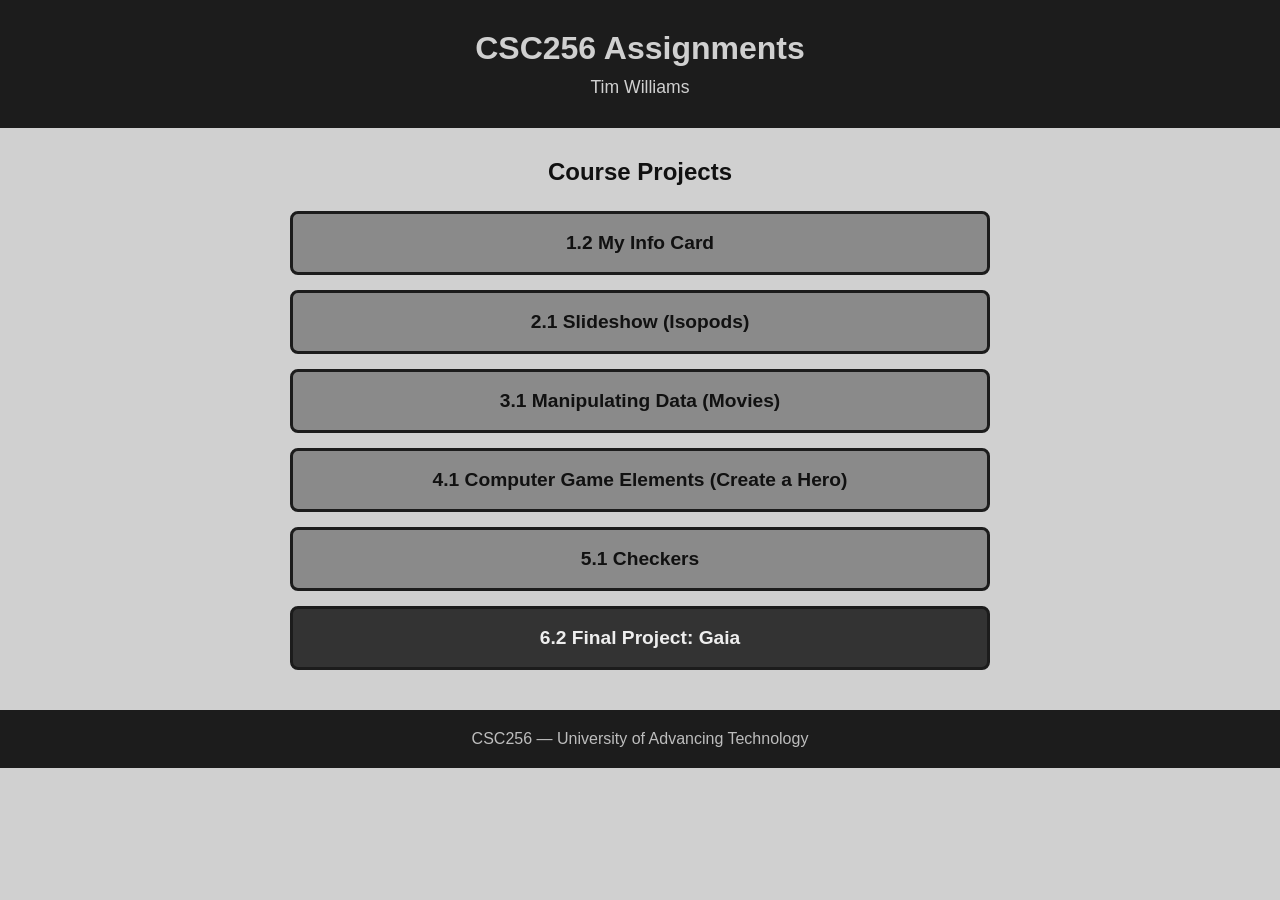
<file: index.html>
<!DOCTYPE html>
<html lang="en">

<head>
    <meta charset="UTF-8">

    <meta
        name="viewport"
        content="width=device-width, initial-scale=1.0">

    <title>CSC256 Assignments</title>

    <style>
        * {
            box-sizing: border-box;
        }

        body {
            margin: 0;
            min-height: 100vh;
            background-color: #d0d0d0;
            font-family: Arial, sans-serif;
            color: #111111;
        }

        header {
            padding: 30px 20px;
            background-color: #1c1c1c;
            color: #d0d0d0;
            text-align: center;
        }

        header h1 {
            margin: 0 0 10px;
        }

        header p {
            margin: 0;
            font-size: 1.1rem;
        }

        main {
            width: 90%;
            max-width: 700px;
            margin: 30px auto;
            text-align: center;
        }

        main h2 {
            margin-bottom: 25px;
        }

        .assignment-list {
            display: grid;
            gap: 15px;
        }

        .assignment-button {
            display: block;
            padding: 18px;
            border: 3px solid #1c1c1c;
            border-radius: 8px;
            background-color: #8a8a8a;
            color: #111111;
            font-size: 1.2rem;
            font-weight: bold;
            text-decoration: none;
        }

        .assignment-button:hover {
            background-color: #555555;
            color: #eeeeee;
        }

        .final-button {
            background-color: #333333;
            color: #eeeeee;
        }

        .final-button:hover {
            background-color: #111111;
        }

        footer {
            margin-top: 40px;
            padding: 20px;
            background-color: #1c1c1c;
            color: #bdbdbd;
            text-align: center;
        }

        footer p {
            margin: 0;
        }
    </style>
</head>

<body>
    <header>
        <h1>CSC256 Assignments</h1>
        <p>Tim Williams</p>
    </header>

    <main>
        <h2>Course Projects</h2>

        <section class="assignment-list">
            <a class="assignment-button" href="1.2/">
                1.2 My Info Card
            </a>

            <a class="assignment-button" href="2.1/">
                2.1 Slideshow (Isopods)
            </a>

            <a class="assignment-button" href="3.1/">
                3.1 Manipulating Data (Movies)
            </a>

            <a class="assignment-button" href="4.1/">
                4.1 Computer Game Elements (Create a Hero)
            </a>

            <a class="assignment-button" href="5.1/">
                5.1 Checkers 
            </a>

            <a
                class="assignment-button final-button"
                href="6.2/">
                6.2 Final Project: Gaia
            </a>
        </section>
    </main>

    <footer>
        <p>
            CSC256 — University of Advancing Technology
        </p>
    </footer>
</body>

</html>
</file>
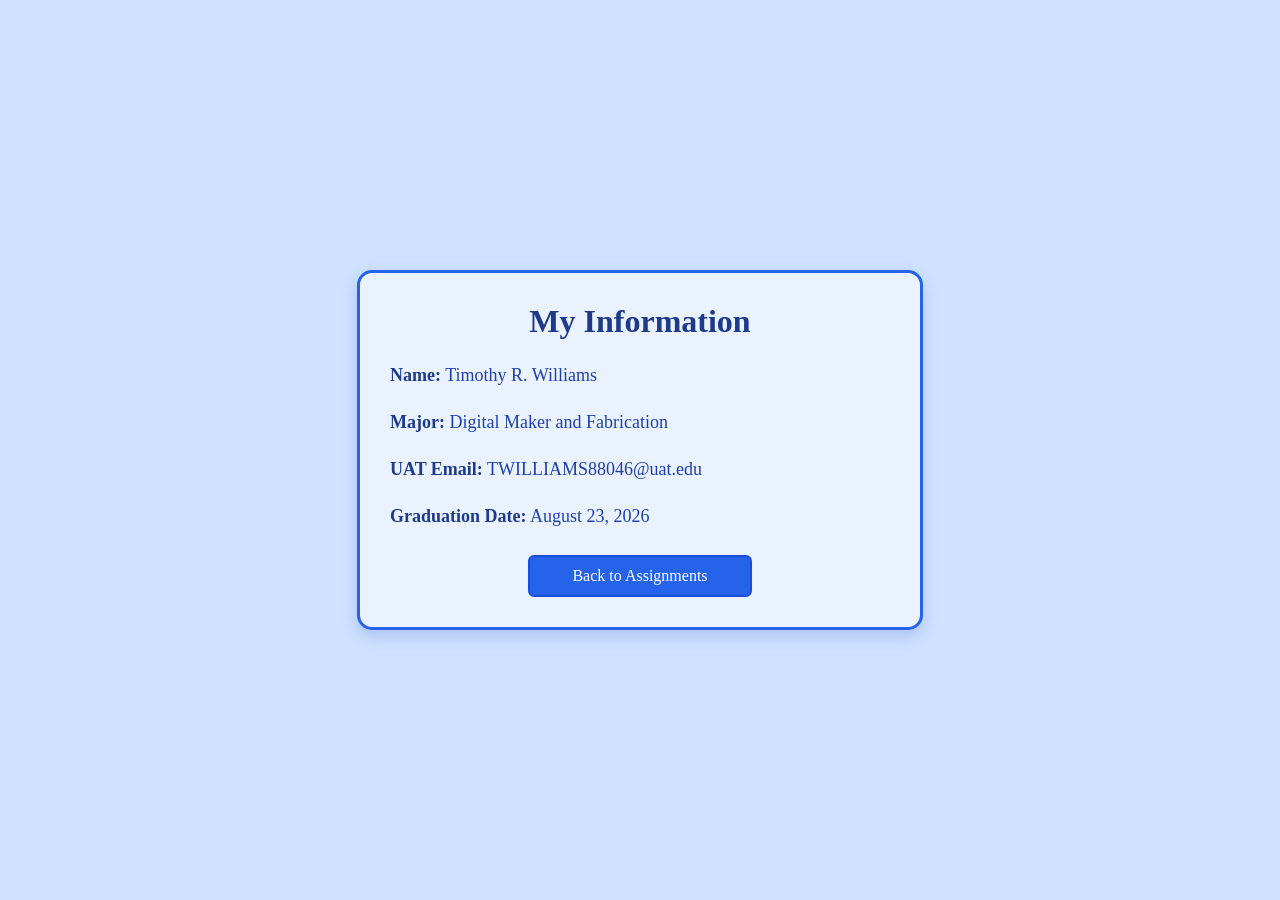
<file: 1.2/index.html>
<!DOCTYPE html>
<html lang="en">
<head>
    <meta charset="UTF-8">
    <meta name="viewport" content="width=device-width, initial-scale=1.0">

    <title>Student Information</title>

    <link rel="stylesheet" href="main.css">
</head>

<body>
    <main class="student-card">
        <h1>My Information</h1>

        <p>
            <strong>Name:</strong>
            <span id="studentName"></span>
        </p>

        <p>
            <strong>Major:</strong>
            <span id="studentMajor"></span>
        </p>

        <p>
            <strong>UAT Email:</strong>
            <span id="studentEmail"></span>
        </p>
<!-- Not sure how it works with summer -->
        <p>
            <strong>Graduation Date:</strong>
            <span id="graduationDate"></span>
        </p>

        <a class="back-button" href="../index.html">
            Back to Assignments
        </a>
    </main>

    <script src="info.js"></script>
</body>
</html>
</file>
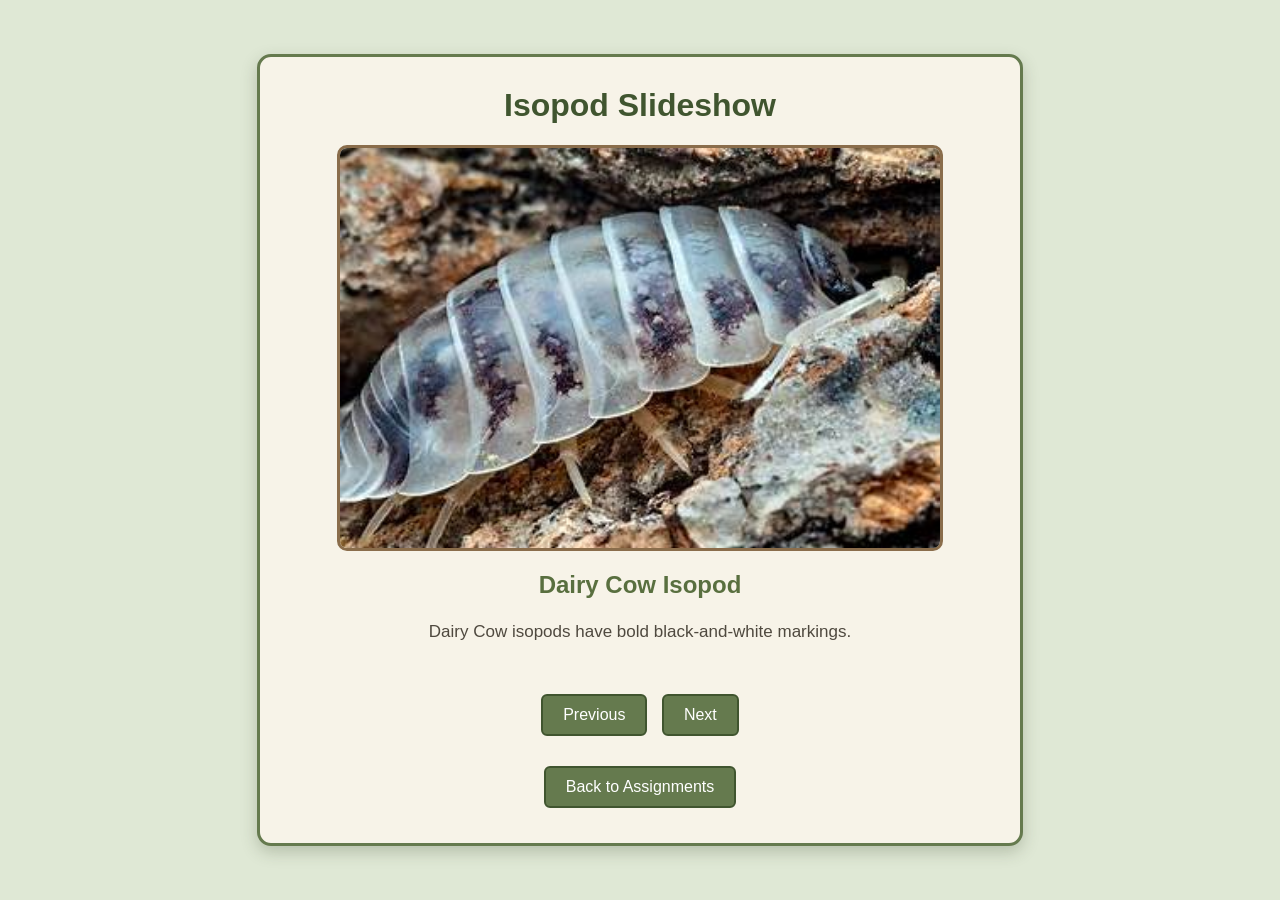
<file: 2.1/index.html>
<!DOCTYPE html>
<html lang="en">
<head>
    <meta charset="UTF-8">
    <meta name="viewport" content="width=device-width, initial-scale=1.0">

    <title>Isopod Slideshow</title>

    <link rel="stylesheet" href="./main.css">
</head>

<body>
    <main class="slideshow-card">
        <h1>Isopod Slideshow</h1>

        <div class="slideshow">
            <img
                id="isopodImage"
                src="./images/dairy-cow.jpg"
                alt="Dairy Cow Isopod"
            >

            <h2 id="isopodName">Dairy Cow Isopod</h2>

            <p id="isopodDescription">
                Dairy Cow isopods have bold black-and-white markings.
            </p>

            <div class="button-row">
                <button id="previousButton" type="button">
                    Previous
                </button>

                <button id="nextButton" type="button">
                    Next
                </button>
            </div>
        </div>

        <a class="back-button" href="../index.html">
            Back to Assignments
        </a>
    </main>

    <script src="./slideshow.js?v=2"></script>
</body>
</html>
</file>
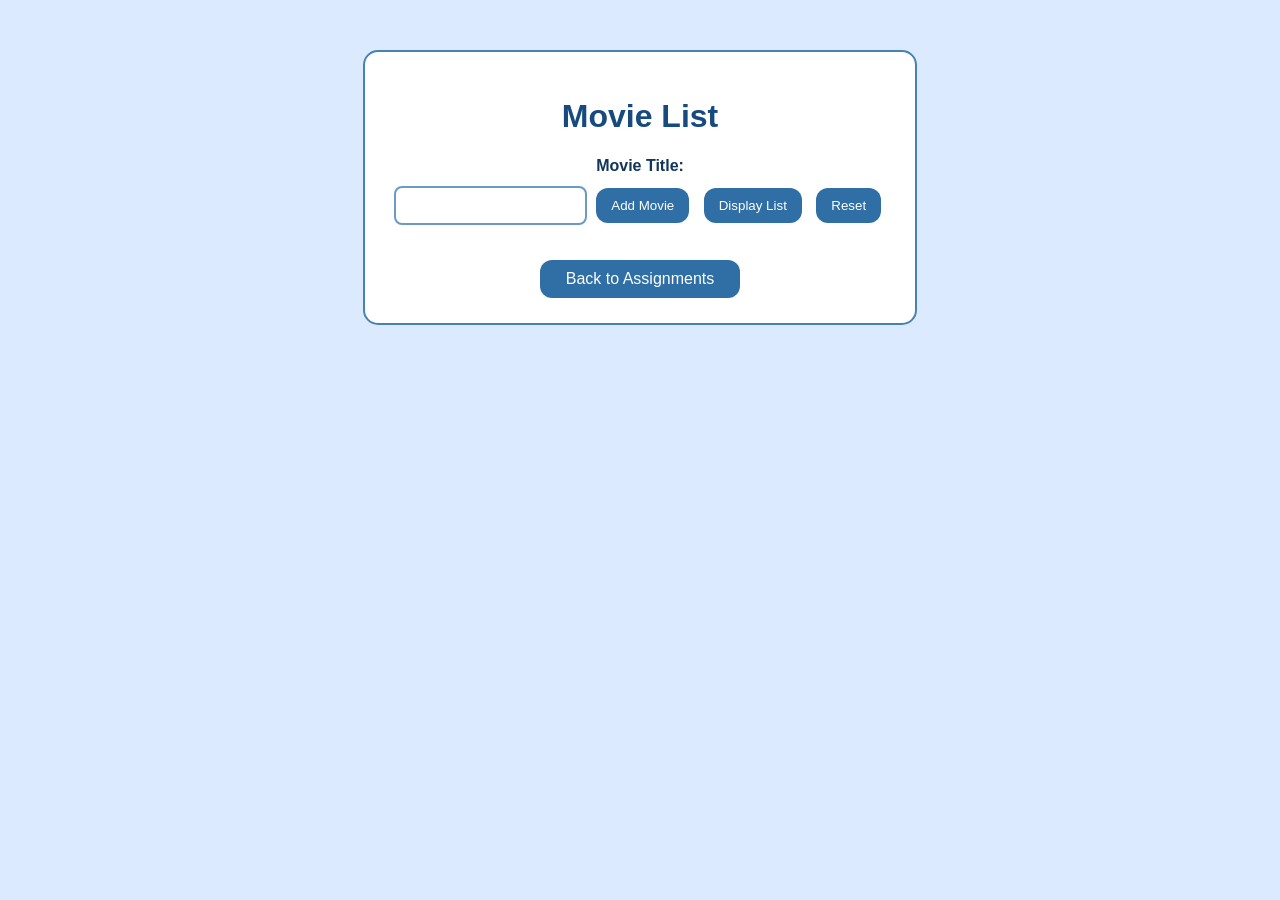
<file: 3.1/index.html>
<!DOCTYPE html>
<html lang="en">
<head>
    <meta charset="UTF-8">
    <meta name="viewport" content="width=device-width, initial-scale=1.0">
    <title>Movie List</title>
    <link rel="stylesheet" href="style.css">
</head>

<body>
    <main>
        <h1>Movie List</h1>

        <label for="movieInput">Movie Title:</label>
        <input type="text" id="movieInput">

        <button id="addButton">Add Movie</button>
        <button id="displayButton">Display List</button>
        <button id="resetButton">Reset</button>

        <div id="movieOutput"></div>

        <a class="back-button" href="../">Back to Assignments</a>
    </main>

    <script src="script.js"></script>
</body>
</html>
</file>
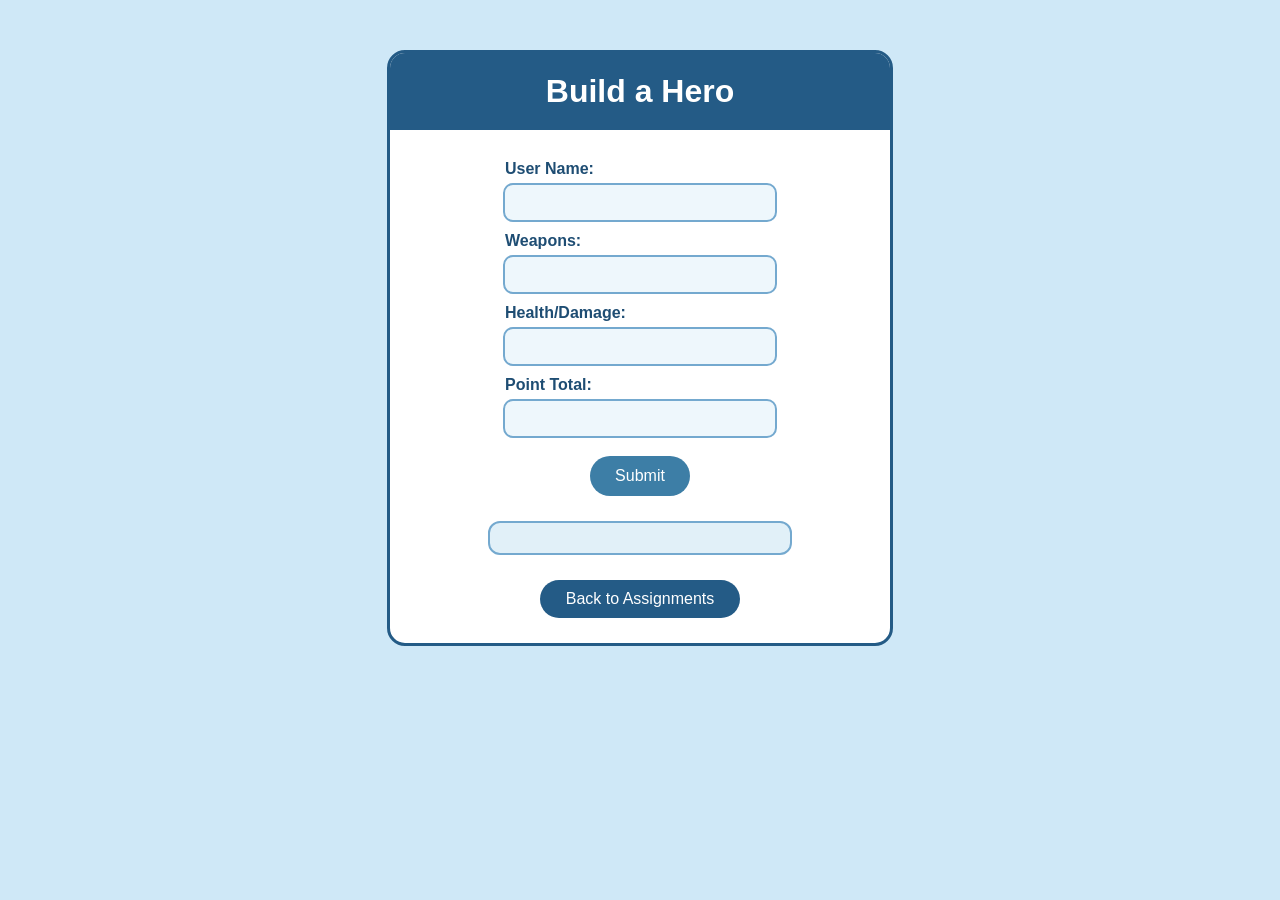
<file: 4.1/index.html>
<!DOCTYPE html>
<html lang="en">
<head>
    <meta charset="UTF-8">
    <meta name="viewport" content="width=device-width, initial-scale=1.0">

    <title>Build a Hero</title>

    <link rel="stylesheet" href="style.css">
</head>

<body>
    <main>
        <h1>Build a Hero</h1>

        <form id="gameForm">
            <label for="username">User Name:</label>
            <input type="text" id="username">

            <label for="weapons">Weapons:</label>
            <input type="text" id="weapons">

            <label for="health">Health/Damage:</label>
            <input type="text" id="health">

            <label for="points">Point Total:</label>
            <input type="text" id="points">

            <button type="submit">Submit</button>
        </form>

        <div id="gameOutput"></div>

        <a class="back-button" href="../">Back to Assignments</a>
    </main>

    <script src="script.js"></script>
</body>
</html>
</file>
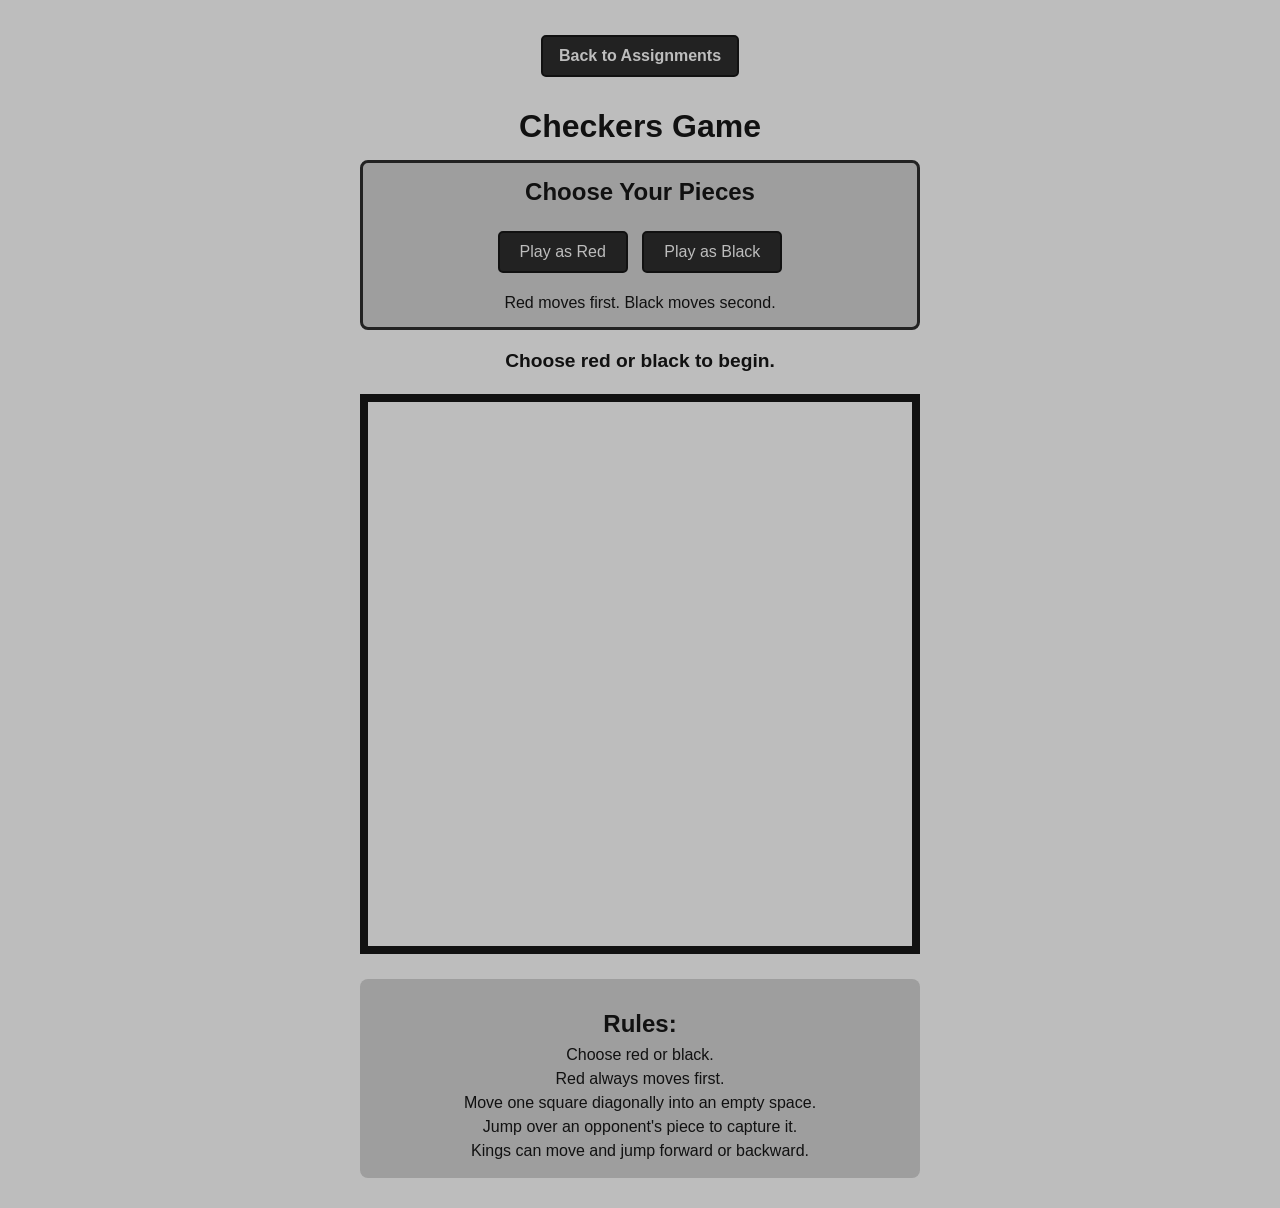
<file: 5.1/index.html>
<!DOCTYPE html>
<html lang="en">

<head>
    <meta charset="UTF-8">

    <meta
        name="viewport"
        content="width=device-width, initial-scale=1.0">

    <title>Checkers Game</title>

    <link rel="stylesheet" href="style.css">
</head>

<body>
    <main>
        <button
            class="back-button"
            type="button"
            onclick="window.location.href='../index.html'">
            Back to Assignments
        </button>

        <h1>Checkers Game</h1>

        <section id="colorChoice">
            <h2>Choose Your Pieces</h2>

            <button id="redButton" type="button">
                Play as Red
            </button>

            <button id="blackButton" type="button">
                Play as Black
            </button>

            <p>Red moves first. Black moves second.</p>
        </section>

        <p id="message">
            Choose red or black to begin.
        </p>

        <div
            id="board"
            class="board"
            aria-label="Checkers board">
        </div>

        <button id="resetButton" type="button">
            New Game
        </button>

        <section class="instructions">
            <h2>Rules:</h2>

            <p>
                Choose red or black.
            </p>

            <p>
                Red always moves first.
            </p>

            <p>
                Move one square diagonally into an empty space.
            </p>

            <p>
                Jump over an opponent's piece to capture it.
            </p>

            <p>
                Kings can move and jump forward or backward.
            </p>
        </section>
    </main>

    <script src="script.js"></script>
</body>

</html>
</file>
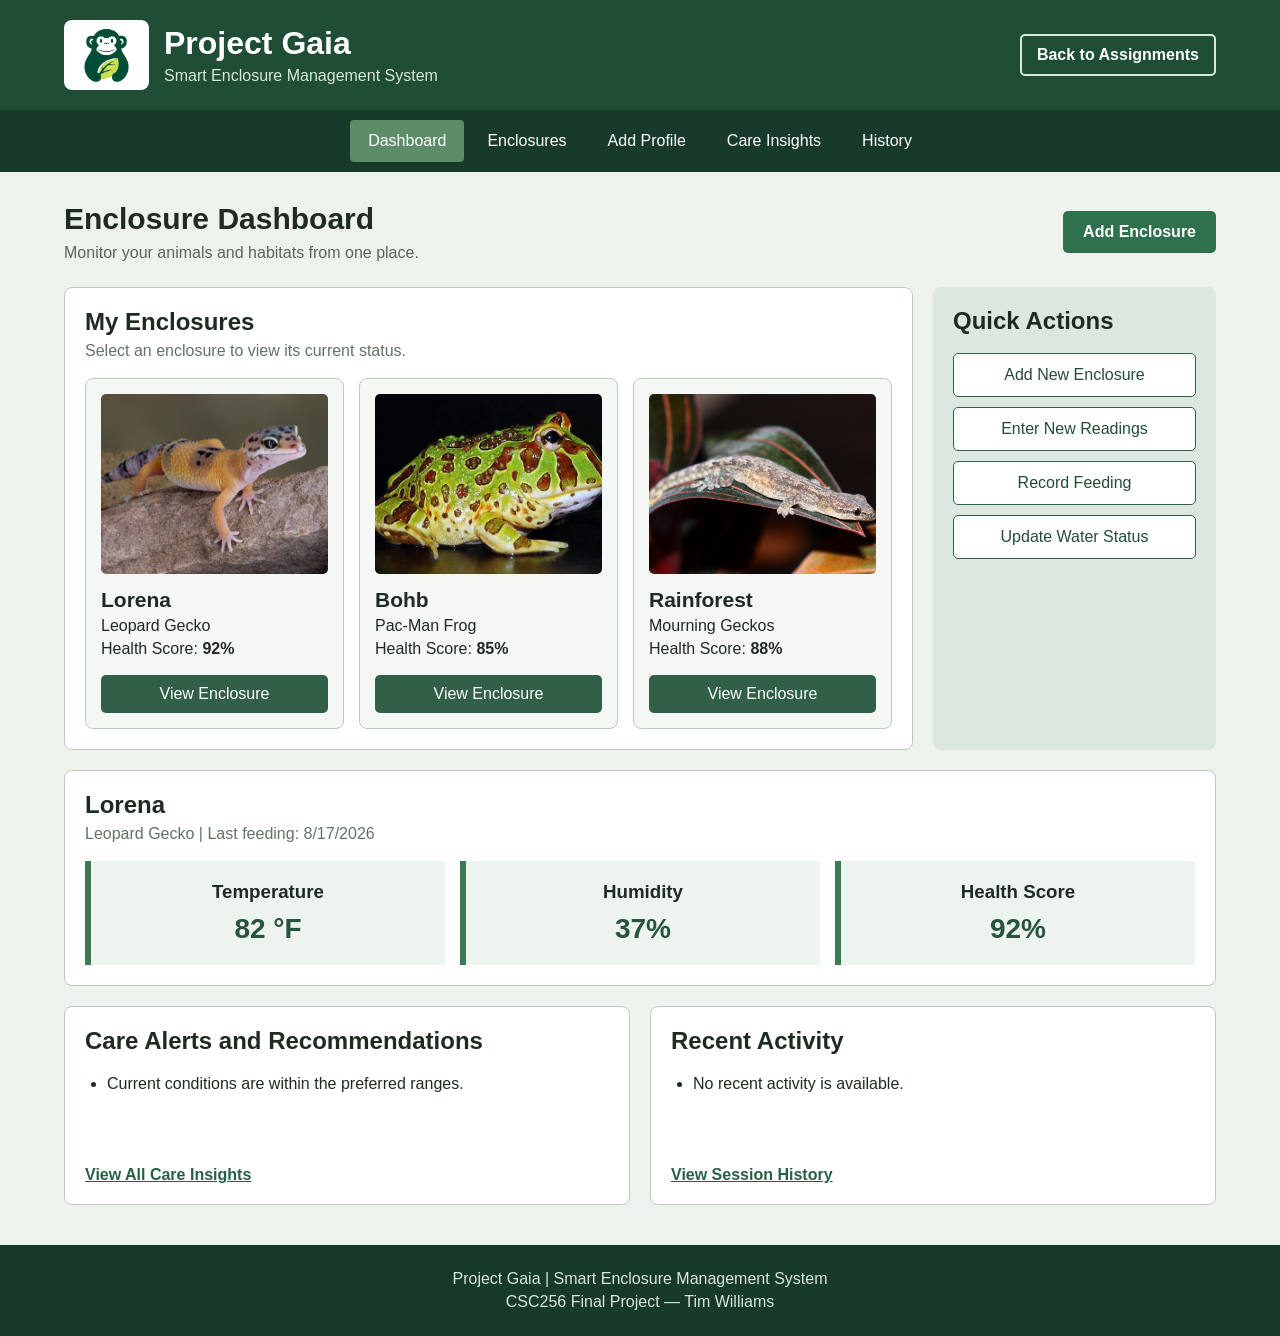
<file: 6.2/index.html>
<!DOCTYPE html>
<html lang="en">

<head>
    <meta charset="UTF-8">

    <meta
        name="viewport"
        content="width=device-width, initial-scale=1.0">

    <title>Project Gaia Dashboard</title>

    <link rel="stylesheet" href="style.css">
</head>

<body>
    <header class="site-header">
        <div class="logo-area">
            <!-- Space monkey with leaf logo will go here later. -->
        <img
            class="gaia-logo"
            src="images/gaia-image.jpg"
            alt="Project Gaia logo">

            <div>
                <h1>Project Gaia</h1>
                <p>Smart Enclosure Management System</p>
            </div>
        </div>

        <a class="course-link" href="../index.html">
            Back to Assignments
        </a>
    </header>

    <nav class="main-navigation">
        <a class="active" href="index.html">
            Dashboard
        </a>

        <a href="enclosures.html">
            Enclosures
        </a>

        <a href="profile.html">
            Add Profile
        </a>

        <a href="insights.html">
            Care Insights
        </a>

        <a href="history.html">
            History
        </a>
    </nav>

    <main>
        <section class="page-heading">
            <div>
                <h2>Enclosure Dashboard</h2>

                <p>
                    Monitor your animals and habitats from one place.
                </p>
            </div>

            <a class="primary-button" href="profile.html">
                Add Enclosure
            </a>
        </section>

        <div class="dashboard-layout">
            <section class="content-panel">
                <div class="section-heading">
                    <h2>My Enclosures</h2>

                    <p>Select an enclosure to view its current status.</p>
                </div>

                <!-- JavaScript will add enclosure cards here. -->
                <div id="enclosureList" class="enclosure-grid">
                    <article class="enclosure-card">
                        <div class="animal-image-placeholder">
                            Animal Image
                        </div>

                        <h3>Lorena</h3>

                        <p>Leopard Gecko</p>

                        <p>
                            Health Score:
                            <strong>92%</strong>
                        </p>

                        <button
                            class="select-button"
                            type="button"
                            data-enclosure="lorena">
                            View Enclosure
                        </button>
                    </article>

                    <article class="enclosure-card">
                        <div class="animal-image-placeholder">
                            Animal Image
                        </div>

                        <h3>Bohb</h3>

                        <p>Pac-Man Frog</p>

                        <p>
                            Health Score:
                            <strong>85%</strong>
                        </p>

                        <button
                            class="select-button"
                            type="button"
                            data-enclosure="bohb">
                            View Enclosure
                        </button>
                    </article>

                    <article class="enclosure-card">
                        <div class="animal-image-placeholder">
                            Animal Image
                        </div>

                        <h3>Rainforest</h3>

                        <p>Bioactive Enclosure</p>

                        <p>
                            Health Score:
                            <strong>88%</strong>
                        </p>

                        <button
                            class="select-button"
                            type="button"
                            data-enclosure="rainforest">
                            View Enclosure
                        </button>
                    </article>
                </div>
            </section>

            <aside class="quick-actions">
                <h2>Quick Actions</h2>

                <a href="profile.html">
                    Add New Enclosure
                </a>

                <button id="readingButton" type="button">
                    Enter New Readings
                </button>

                <button id="feedingButton" type="button">
                    Record Feeding
                </button>

                <button id="waterButton" type="button">
                    Update Water Status
                </button>
            </aside>
        </div>

        <section class="content-panel selected-summary">
            <div class="section-heading">
                <h2 id="selectedName">
                    Selected Enclosure
                </h2>

                <p id="selectedSpecies">
                    Select an enclosure above to view its information.
                </p>
            </div>

            <div class="status-grid">
                <article class="status-card">
                    <h3>Temperature</h3>

                    <p id="temperatureReading">
                        -- °F
                    </p>
                </article>

                <article class="status-card">
                    <h3>Humidity</h3>

                    <p id="humidityReading">
                        --%
                    </p>
                </article>

                <article class="status-card">
                    <h3>Health Score</h3>

                    <p id="healthScore">
                        --%
                    </p>
                </article>
            </div>
        </section>

        <div class="lower-dashboard">
            <section class="content-panel">
                <h2>Care Alerts and Recommendations</h2>

                <ul id="recommendationList">
                    <li>
                        Select an enclosure to view care recommendations.
                    </li>
                </ul>

                <a class="text-link" href="insights.html">
                    View All Care Insights
                </a>
            </section>

            <section class="content-panel">
                <h2>Recent Activity</h2>

                <ul id="activityList">
                    <li>No recent activity is available.</li>
                </ul>

                <a class="text-link" href="history.html">
                    View Session History
                </a>
            </section>
        </div>
    </main>

    <footer>
        <p>
            Project Gaia | Smart Enclosure Management System
        </p>

        <p>
            CSC256 Final Project — Tim Williams
        </p>
    </footer>

    <script src="script.js"></script>
</body>

</html>
</file>
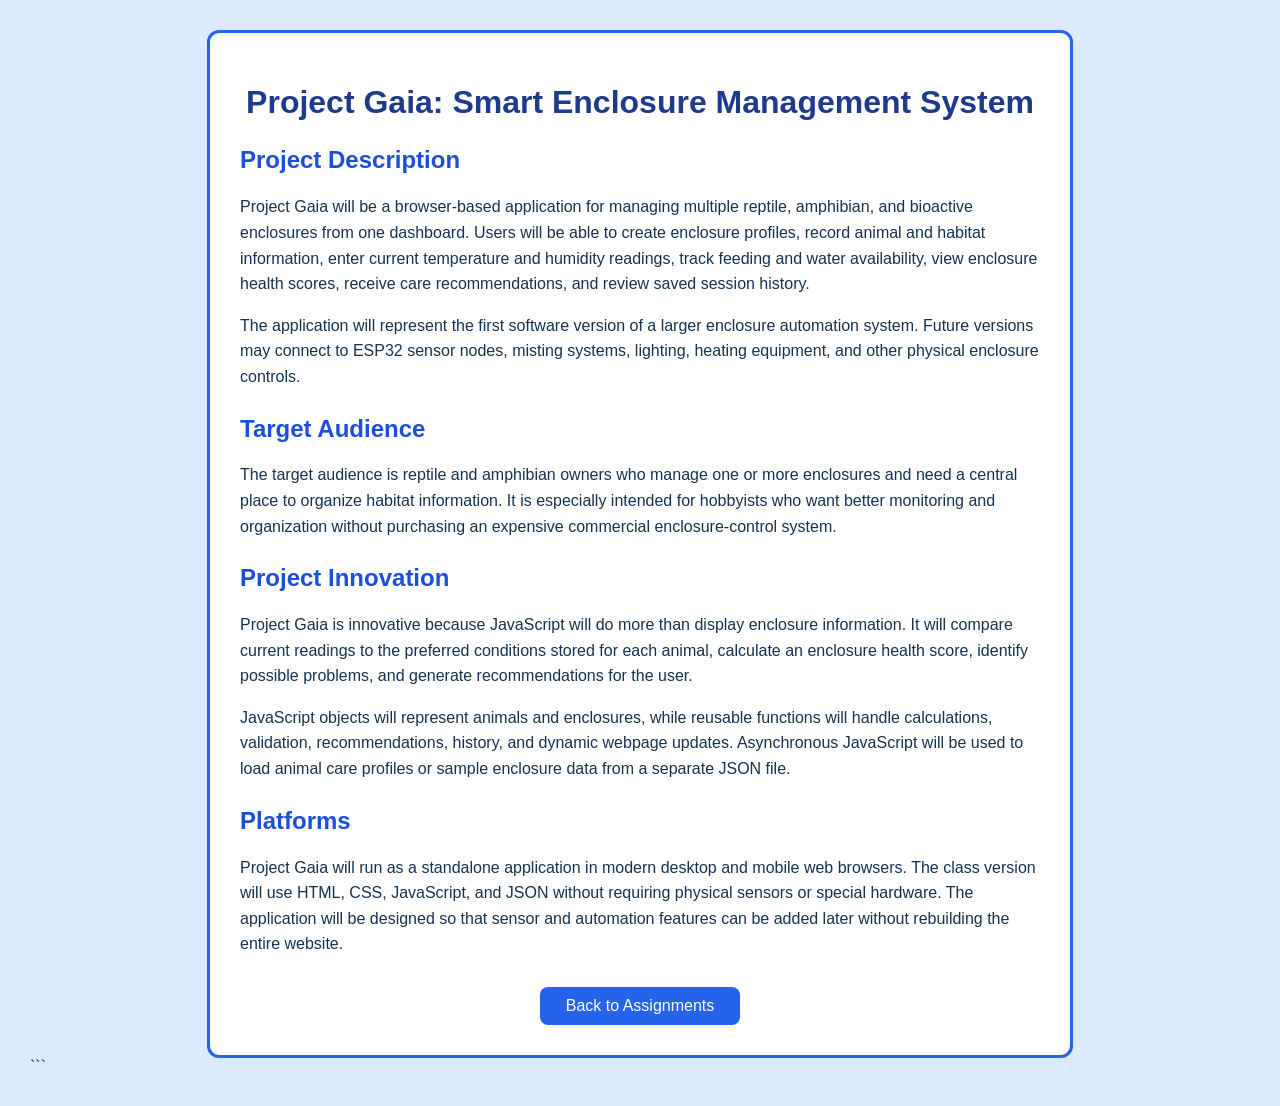
<file: Final/index.html>
<!DOCTYPE html>
<html lang="en">
<head>
    <meta charset="UTF-8">
    <meta name="viewport" content="width=device-width, initial-scale=1.0">

    <title>Project Gaia Proposal</title>

    <style>
        body {
            font-family: Arial, sans-serif;
            background-color: #dbeafe;
            color: #16324f;
            margin: 0;
            padding: 30px;
        }

        main {
            max-width: 800px;
            margin: 0 auto;
            padding: 30px;

            background-color: white;
            border: 3px solid #2563eb;
            border-radius: 12px;
        }

        h1 {
            color: #1e3a8a;
            text-align: center;
        }

        h2 {
            color: #1d4ed8;
            margin-top: 25px;
        }

        p {
            line-height: 1.6;
        }

        .back-button {
            display: block;
            width: 180px;
            margin: 30px auto 0;
            padding: 10px;

            background-color: #2563eb;
            color: white;

            text-align: center;
            text-decoration: none;
            border-radius: 8px;
        }

        .back-button:hover {
            background-color: #1d4ed8;
        }
    </style>
</head>

<body>
    <main>
        <h1>Project Gaia: Smart Enclosure Management System</h1>

        <h2>Project Description</h2>

        <p>
            Project Gaia will be a browser-based application for managing
            multiple reptile, amphibian, and bioactive enclosures from one
            dashboard. Users will be able to create enclosure profiles, record
            animal and habitat information, enter current temperature and
            humidity readings, track feeding and water availability, view
            enclosure health scores, receive care recommendations, and review
            saved session history.
        </p>

        <p>
            The application will represent the first software version of a
            larger enclosure automation system. Future versions may connect to
            ESP32 sensor nodes, misting systems, lighting, heating equipment,
            and other physical enclosure controls.
        </p>

        <h2>Target Audience</h2>

        <p>
            The target audience is reptile and amphibian owners who manage one
            or more enclosures and need a central place to organize habitat
            information. It is especially intended for hobbyists who want
            better monitoring and organization without purchasing an expensive
            commercial enclosure-control system.
        </p>

        <h2>Project Innovation</h2>

        <p>
            Project Gaia is innovative because JavaScript will do more than
            display enclosure information. It will compare current readings to
            the preferred conditions stored for each animal, calculate an
            enclosure health score, identify possible problems, and generate
            recommendations for the user.
        </p>

        <p>
            JavaScript objects will represent animals and enclosures, while
            reusable functions will handle calculations, validation,
            recommendations, history, and dynamic webpage updates.
            Asynchronous JavaScript will be used to load animal care profiles
            or sample enclosure data from a separate JSON file.
        </p>

        <h2>Platforms</h2>

        <p>
            Project Gaia will run as a standalone application in modern desktop
            and mobile web browsers. The class version will use HTML, CSS,
            JavaScript, and JSON without requiring physical sensors or special
            hardware. The application will be designed so that sensor and
            automation features can be added later without rebuilding the
            entire website.
        </p>

        <a class="back-button" href="../">Back to Assignments</a>
    </main>
</body>
</html>
```
</file>
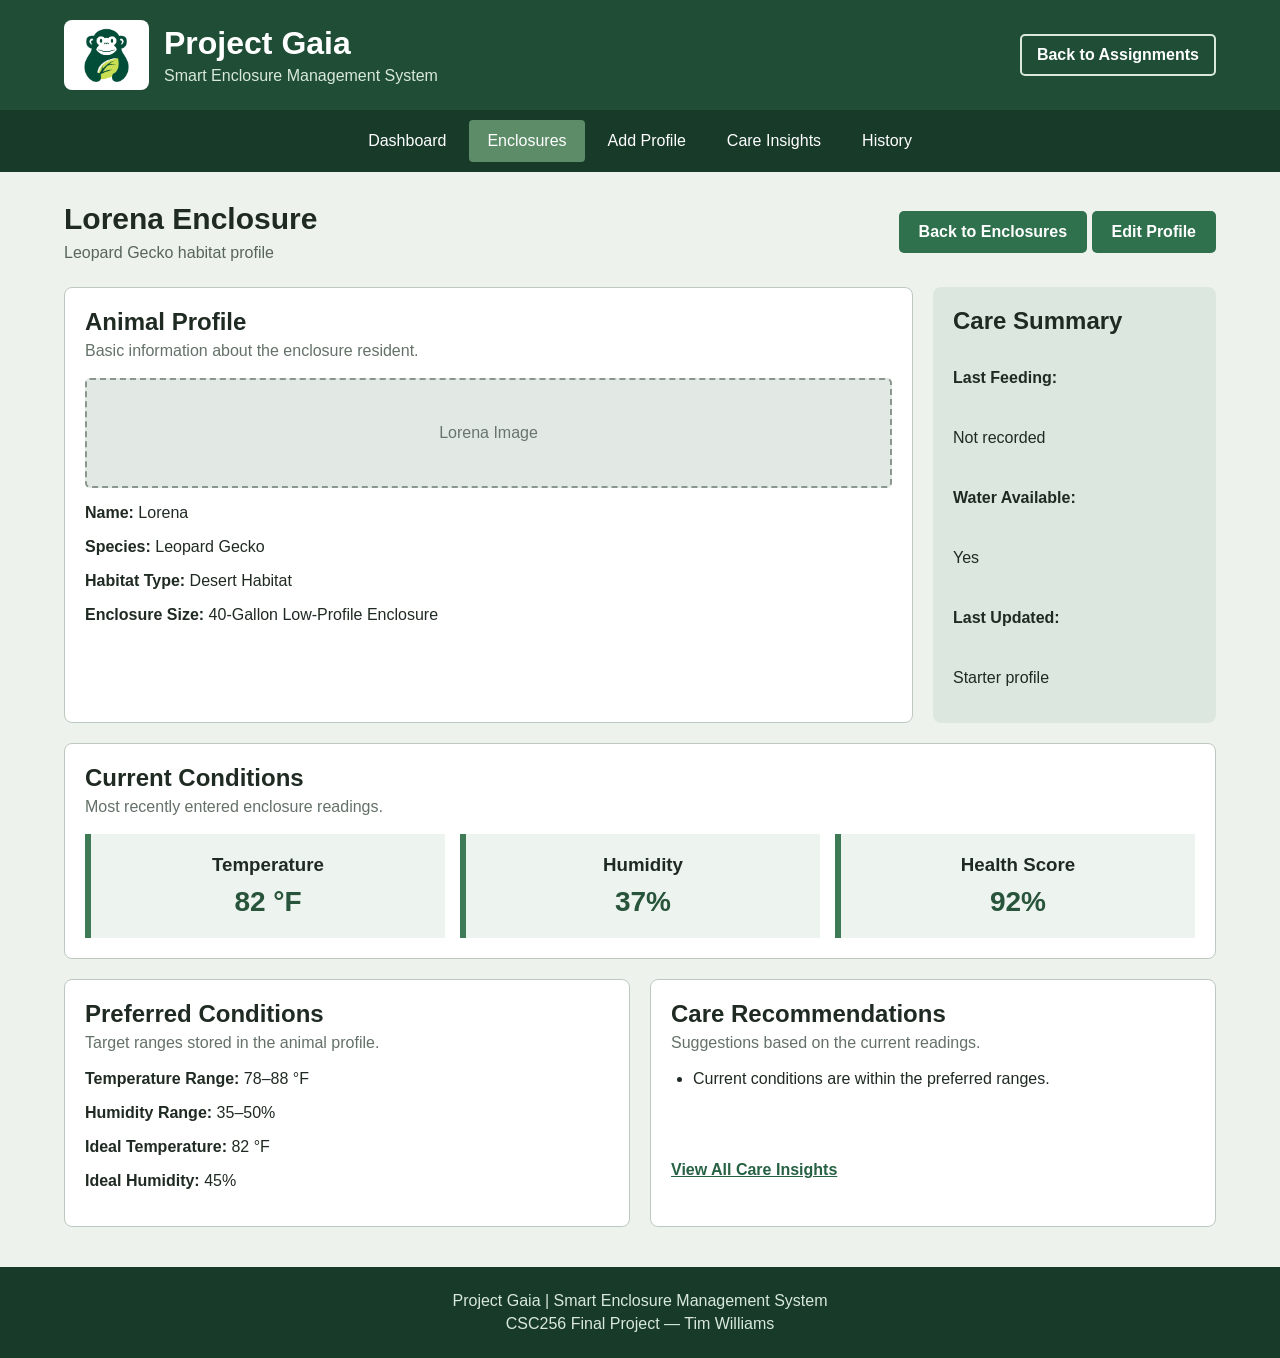
<file: 6.2/details.html>
<!DOCTYPE html>
<html lang="en">

<head>
    <meta charset="UTF-8">

    <meta
        name="viewport"
        content="width=device-width, initial-scale=1.0">

    <title>Gaia Enclosure Profile</title>

    <link rel="stylesheet" href="style.css">
</head>

<body>
    <header class="site-header">
        <div class="logo-area">
            <!-- Space monkey with leaf logo will go here later. -->
        <img
            class="gaia-logo"
            src="images/gaia-image.jpg"
            alt="Project Gaia logo">

            <div>
                <h1>Project Gaia</h1>
                <p>Smart Enclosure Management System</p>
            </div>
        </div>

        <a class="course-link" href="../index.html">
            Back to Assignments
        </a>
    </header>

    <nav class="main-navigation">
        <a href="index.html">
            Dashboard
        </a>

        <a class="active" href="enclosures.html">
            Enclosures
        </a>

        <a href="profile.html">
            Add Profile
        </a>

        <a href="insights.html">
            Care Insights
        </a>

        <a href="history.html">
            History
        </a>
    </nav>

    <main>
        <section class="page-heading">
            <div>
                <h2 id="profileName">
                    Enclosure Profile
                </h2>

                <p id="profileSpecies">
                    Animal and habitat information
                </p>
            </div>

            <div>
                <a class="primary-button" href="enclosures.html">
                    Back to Enclosures
                </a>

                <a
                    id="editProfileLink"
                    class="primary-button"
                    href="profile.html">
                    Edit Profile
                </a>
            </div>
        </section>

        <div class="dashboard-layout">
            <section class="content-panel">
                <div class="section-heading">
                    <h2>Animal Profile</h2>

                    <p>
                        Basic information about the enclosure resident.
                    </p>
                </div>

                <div class="animal-image-placeholder">
                    Animal Image
                </div>

                <p>
                    <strong>Name:</strong>
                    <span id="animalName">--</span>
                </p>

                <p>
                    <strong>Species:</strong>
                    <span id="animalSpecies">--</span>
                </p>

                <p>
                    <strong>Habitat Type:</strong>
                    <span id="habitatType">--</span>
                </p>

                <p>
                    <strong>Enclosure Size:</strong>
                    <span id="enclosureSize">--</span>
                </p>
            </section>

            <aside class="quick-actions">
                <h2>Care Summary</h2>

                <p>
                    <strong>Last Feeding:</strong>
                </p>

                <p id="lastFeeding">
                    --
                </p>

                <p>
                    <strong>Water Available:</strong>
                </p>

                <p id="waterAvailable">
                    --
                </p>

                <p>
                    <strong>Last Updated:</strong>
                </p>

                <p id="lastUpdated">
                    --
                </p>
            </aside>
        </div>

        <section class="content-panel selected-summary">
            <div class="section-heading">
                <h2>Current Conditions</h2>

                <p>
                    Most recently entered enclosure readings.
                </p>
            </div>

            <div class="status-grid">
                <article class="status-card">
                    <h3>Temperature</h3>

                    <p id="currentTemperature">
                        -- °F
                    </p>
                </article>

                <article class="status-card">
                    <h3>Humidity</h3>

                    <p id="currentHumidity">
                        --%
                    </p>
                </article>

                <article class="status-card">
                    <h3>Health Score</h3>

                    <p id="currentHealthScore">
                        --%
                    </p>
                </article>
            </div>
        </section>

        <div class="lower-dashboard">
            <section class="content-panel">
                <div class="section-heading">
                    <h2>Preferred Conditions</h2>

                    <p>
                        Target ranges stored in the animal profile.
                    </p>
                </div>

                <p>
                    <strong>Temperature Range:</strong>

                    <span id="preferredTemperature">
                        -- °F
                    </span>
                </p>

                <p>
                    <strong>Humidity Range:</strong>

                    <span id="preferredHumidity">
                        --%
                    </span>
                </p>

                <p>
                    <strong>Ideal Temperature:</strong>

                    <span id="idealTemperature">
                        -- °F
                    </span>
                </p>

                <p>
                    <strong>Ideal Humidity:</strong>

                    <span id="idealHumidity">
                        --%
                    </span>
                </p>
            </section>

            <section class="content-panel">
                <div class="section-heading">
                    <h2>Care Recommendations</h2>

                    <p>
                        Suggestions based on the current readings.
                    </p>
                </div>

                <ul id="profileRecommendations">
                    <li>
                        Loading enclosure recommendations...
                    </li>
                </ul>

                <a class="text-link" href="insights.html">
                    View All Care Insights
                </a>
            </section>
        </div>
    </main>

    <footer>
        <p>
            Project Gaia | Smart Enclosure Management System
        </p>

        <p>
            CSC256 Final Project — Tim Williams
        </p>
    </footer>

    <script src="details.js"></script>
</body>

</html>
</file>
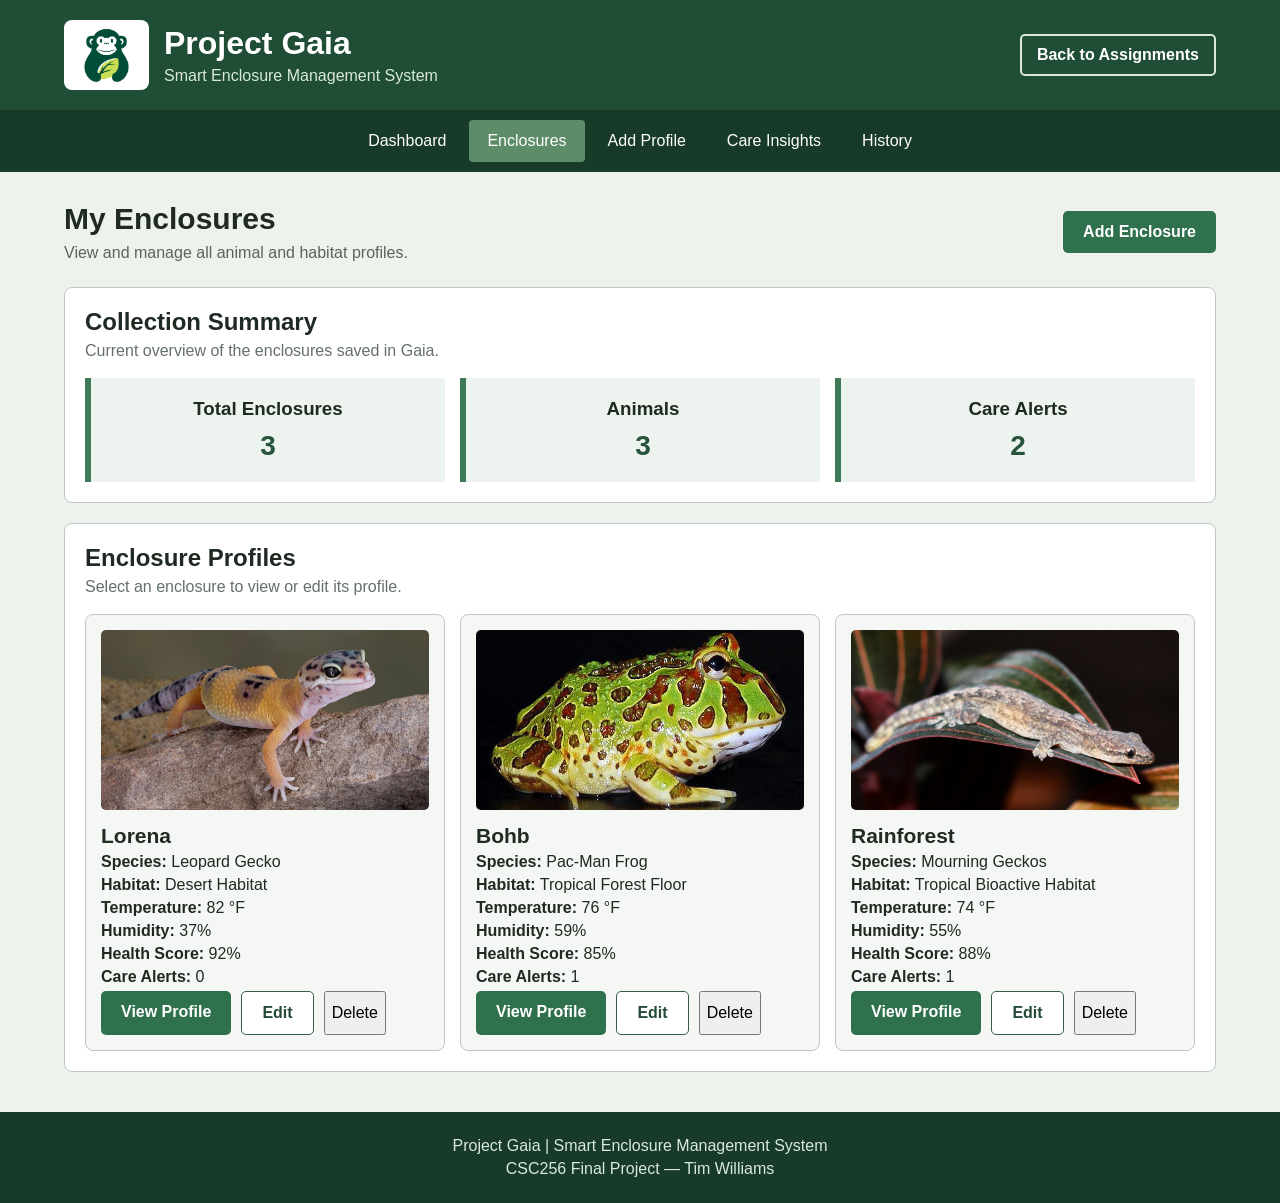
<file: 6.2/enclosures.html>
<!DOCTYPE html>
<html lang="en">

<head>
    <meta charset="UTF-8">

    <meta
        name="viewport"
        content="width=device-width, initial-scale=1.0">

    <title>Gaia Enclosures</title>

    <link rel="stylesheet" href="style.css">
</head>

<body>
    <header class="site-header">
        <div class="logo-area">
            <!-- Space monkey with leaf logo will go here later. -->
        <img
            class="gaia-logo"
            src="images/gaia-image.jpg"
            alt="Project Gaia logo">
            <div>
                <h1>Project Gaia</h1>
                <p>Smart Enclosure Management System</p>
            </div>
        </div>

        <a class="course-link" href="../index.html">
            Back to Assignments
        </a>
    </header>

    <nav class="main-navigation">
        <a href="index.html">
            Dashboard
        </a>

        <a class="active" href="enclosures.html">
            Enclosures
        </a>

        <a href="profile.html">
            Add Profile
        </a>

        <a href="insights.html">
            Care Insights
        </a>

        <a href="history.html">
            History
        </a>
    </nav>

    <main>
        <section class="page-heading">
            <div>
                <h2>My Enclosures</h2>

                <p>
                    View and manage all animal and habitat profiles.
                </p>
            </div>

            <a class="primary-button" href="profile.html">
                Add Enclosure
            </a>
        </section>

        <section class="content-panel selected-summary">
            <div class="section-heading">
                <h2>Collection Summary</h2>

                <p>
                    Current overview of the enclosures saved in Gaia.
                </p>
            </div>

            <div class="status-grid">
                <article class="status-card">
                    <h3>Total Enclosures</h3>

                    <p id="totalEnclosures">
                        0
                    </p>
                </article>

                <article class="status-card">
                    <h3>Animals</h3>

                    <p id="totalAnimals">
                        0
                    </p>
                </article>

                <article class="status-card">
                    <h3>Care Alerts</h3>

                    <p id="totalAlerts">
                        0
                    </p>
                </article>
            </div>
        </section>

        <section class="content-panel">
            <div class="section-heading">
                <h2>Enclosure Profiles</h2>

                <p>
                    Select an enclosure to view or edit its profile.
                </p>
            </div>

            <!-- JavaScript will create the enclosure cards here. -->
            <div
                id="enclosureList"
                class="enclosure-grid">
            </div>
        </section>
    </main>

    <footer>
        <p>
            Project Gaia | Smart Enclosure Management System
        </p>

        <p>
            CSC256 Final Project — Tim Williams
        </p>
    </footer>

    <script src="enclosures.js"></script>
</body>

</html>
</file>
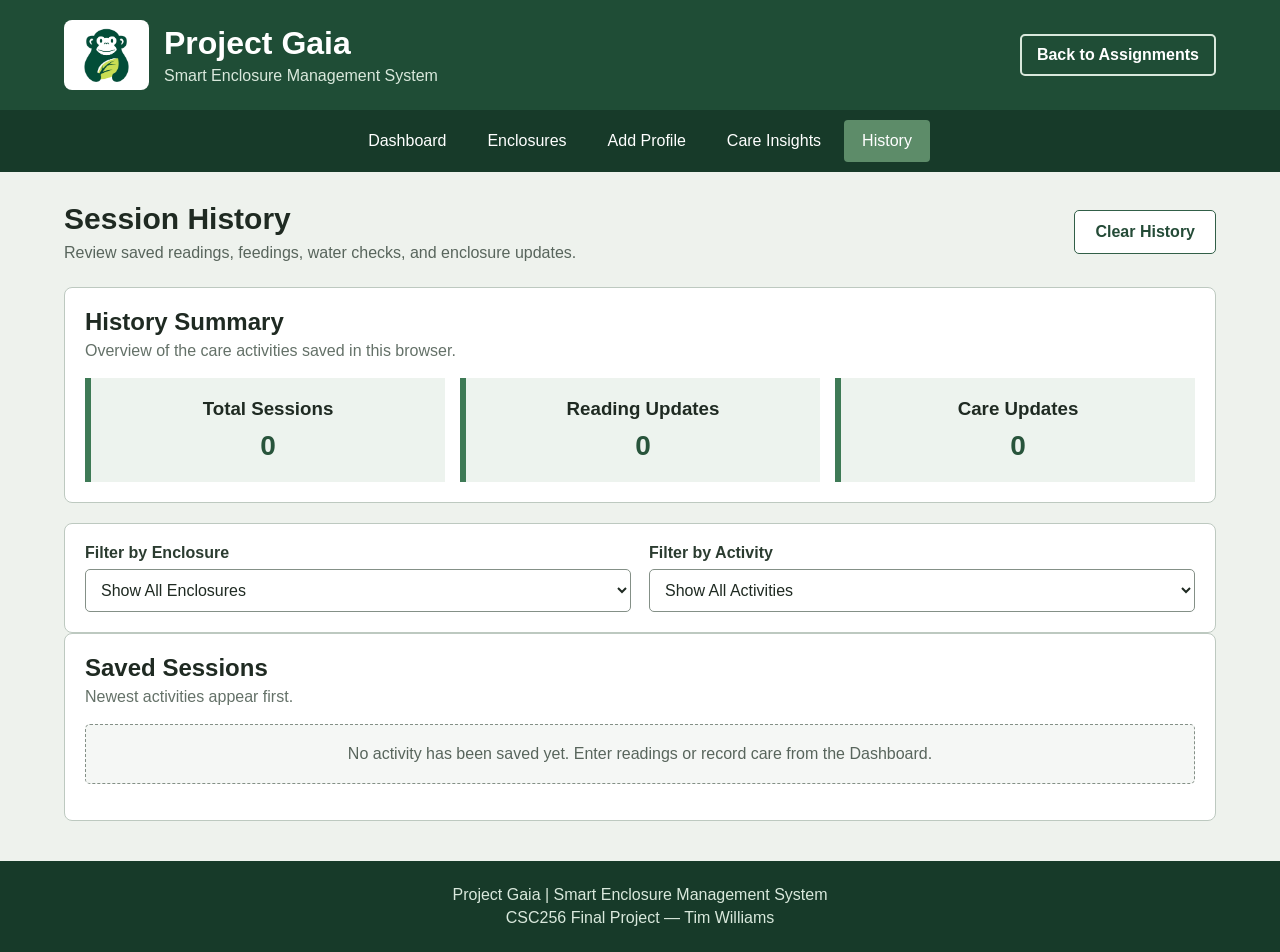
<file: 6.2/history.html>
<!DOCTYPE html>
<html lang="en">

<head>
    <meta charset="UTF-8">

    <meta
        name="viewport"
        content="width=device-width, initial-scale=1.0">

    <title>Session History | Project Gaia</title>

    <link rel="stylesheet" href="style.css">
</head>

<body>
    <header class="site-header">
        <div class="logo-area">
            <!-- Space monkey with leaf logo will go here later. -->
        <img
            class="gaia-logo"
            src="images/gaia-image.jpg"
            alt="Project Gaia logo">

            <div>
                <h1>Project Gaia</h1>
                <p>Smart Enclosure Management System</p>
            </div>
        </div>

        <a class="course-link" href="../index.html">
            Back to Assignments
        </a>
    </header>

    <nav class="main-navigation">
        <a href="index.html">
            Dashboard
        </a>

        <a href="enclosures.html">
            Enclosures
        </a>

        <a href="profile.html">
            Add Profile
        </a>

        <a href="insights.html">
            Care Insights
        </a>

        <a class="active" href="history.html">
            History
        </a>
    </nav>

    <main>
        <section class="page-heading">
            <div>
                <h2>Session History</h2>

                <p>
                    Review saved readings, feedings, water checks,
                    and enclosure updates.
                </p>
            </div>

            <button
                id="clearHistoryButton"
                class="secondary-button"
                type="button">
                Clear History
            </button>
        </section>

        <section class="content-panel selected-summary">
            <div class="section-heading">
                <h2>History Summary</h2>

                <p>
                    Overview of the care activities saved in this
                    browser.
                </p>
            </div>

            <div class="status-grid">
                <article class="status-card">
                    <h3>Total Sessions</h3>

                    <p id="totalSessions">
                        0
                    </p>
                </article>

                <article class="status-card">
                    <h3>Reading Updates</h3>

                    <p id="readingSessions">
                        0
                    </p>
                </article>

                <article class="status-card">
                    <h3>Care Updates</h3>

                    <p id="careSessions">
                        0
                    </p>
                </article>
            </div>
        </section>

        <section class="form-section selected-summary">
            <div class="form-grid">
                <div class="form-group">
                    <label for="historyFilter">
                        Filter by Enclosure
                    </label>

                    <select id="historyFilter">
                        <option value="all">
                            Show All Enclosures
                        </option>
                    </select>
                </div>

                <div class="form-group">
                    <label for="activityFilter">
                        Filter by Activity
                    </label>

                    <select id="activityFilter">
                        <option value="all">
                            Show All Activities
                        </option>

                        <option value="Reading">
                            Readings
                        </option>

                        <option value="Feeding">
                            Feedings
                        </option>

                        <option value="Water">
                            Water Updates
                        </option>

                        <option value="Profile">
                            Profile Updates
                        </option>
                    </select>
                </div>
            </div>
        </section>

        <section class="content-panel">
            <div class="section-heading">
                <h2>Saved Sessions</h2>

                <p>
                    Newest activities appear first.
                </p>
            </div>

            <p id="emptyHistoryMessage">
                No activity has been saved yet. Enter readings or
                record care from the Dashboard.
            </p>

            <div
                id="historyTableArea"
                class="table-container">

                <table class="history-table">
                    <thead>
                        <tr>
                            <th>Date</th>
                            <th>Enclosure</th>
                            <th>Activity</th>
                            <th>Details</th>
                            <th>Health Score</th>
                        </tr>
                    </thead>

                    <tbody id="historyTableBody">
                        <!-- JavaScript will add session rows here. -->
                    </tbody>
                </table>
            </div>
        </section>
    </main>

    <footer>
        <p>
            Project Gaia | Smart Enclosure Management System
        </p>

        <p>
            CSC256 Final Project — Tim Williams
        </p>
    </footer>

    <script src="history.js"></script>
</body>

</html>
</file>
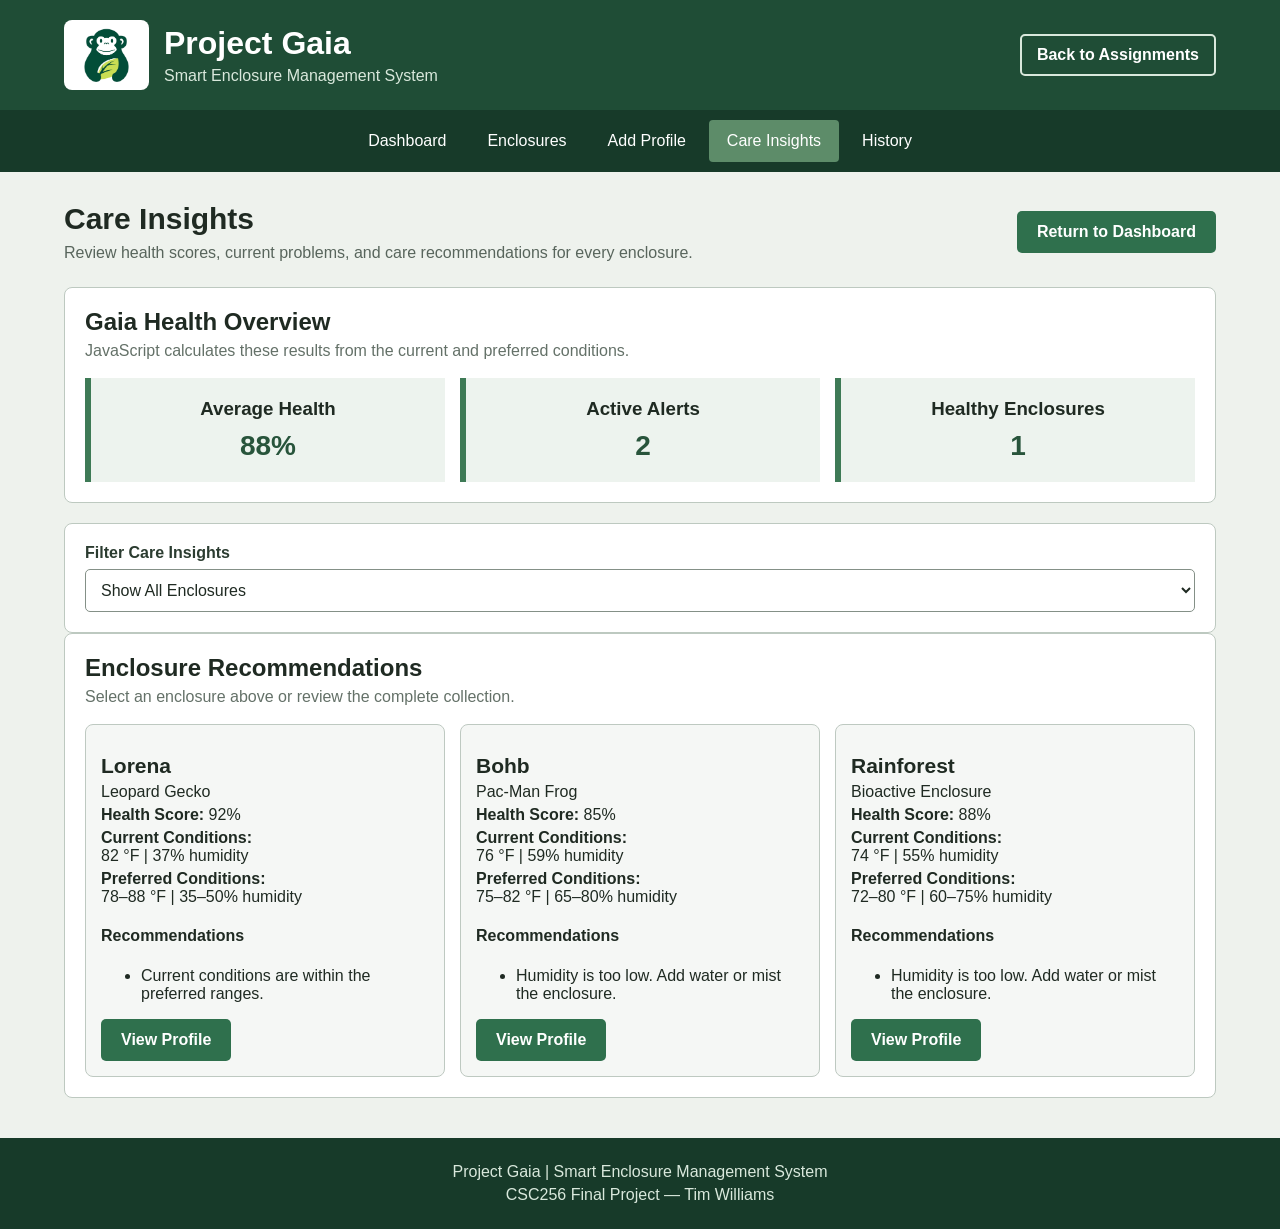
<file: 6.2/insights.html>
<!DOCTYPE html>
<html lang="en">

<head>
    <meta charset="UTF-8">

    <meta
        name="viewport"
        content="width=device-width, initial-scale=1.0">

    <title>Care Insights | Project Gaia</title>

    <link rel="stylesheet" href="style.css">
</head>

<body>
    <header class="site-header">
        <div class="logo-area">
            <!-- Space monkey with leaf logo will go here later. -->
        <img
            class="gaia-logo"
            src="images/gaia-image.jpg"
            alt="Project Gaia logo">

            <div>
                <h1>Project Gaia</h1>
                <p>Smart Enclosure Management System</p>
            </div>
        </div>

        <a class="course-link" href="../index.html">
            Back to Assignments
        </a>
    </header>

    <nav class="main-navigation">
        <a href="index.html">
            Dashboard
        </a>

        <a href="enclosures.html">
            Enclosures
        </a>

        <a href="profile.html">
            Add Profile
        </a>

        <a class="active" href="insights.html">
            Care Insights
        </a>

        <a href="history.html">
            History
        </a>
    </nav>

    <main>
        <section class="page-heading">
            <div>
                <h2>Care Insights</h2>

                <p>
                    Review health scores, current problems, and care
                    recommendations for every enclosure.
                </p>
            </div>

            <a class="primary-button" href="index.html">
                Return to Dashboard
            </a>
        </section>

        <section class="content-panel selected-summary">
            <div class="section-heading">
                <h2>Gaia Health Overview</h2>

                <p>
                    JavaScript calculates these results from the
                    current and preferred conditions.
                </p>
            </div>

            <div class="status-grid">
                <article class="status-card">
                    <h3>Average Health</h3>

                    <p id="averageHealth">
                        --%
                    </p>
                </article>

                <article class="status-card">
                    <h3>Active Alerts</h3>

                    <p id="activeAlerts">
                        0
                    </p>
                </article>

                <article class="status-card">
                    <h3>Healthy Enclosures</h3>

                    <p id="healthyEnclosures">
                        0
                    </p>
                </article>
            </div>
        </section>

        <section class="form-section selected-summary">
            <div class="form-group">
                <label for="enclosureFilter">
                    Filter Care Insights
                </label>

                <select id="enclosureFilter">
                    <option value="all">
                        Show All Enclosures
                    </option>
                </select>
            </div>
        </section>

        <section class="content-panel">
            <div class="section-heading">
                <h2>Enclosure Recommendations</h2>

                <p>
                    Select an enclosure above or review the complete
                    collection.
                </p>
            </div>

            <!-- JavaScript will add insight cards here. -->
            <div
                id="insightList"
                class="enclosure-grid">
            </div>
        </section>
    </main>

    <footer>
        <p>
            Project Gaia | Smart Enclosure Management System
        </p>

        <p>
            CSC256 Final Project — Tim Williams
        </p>
    </footer>

    <script src="insights.js"></script>
</body>

</html>
</file>
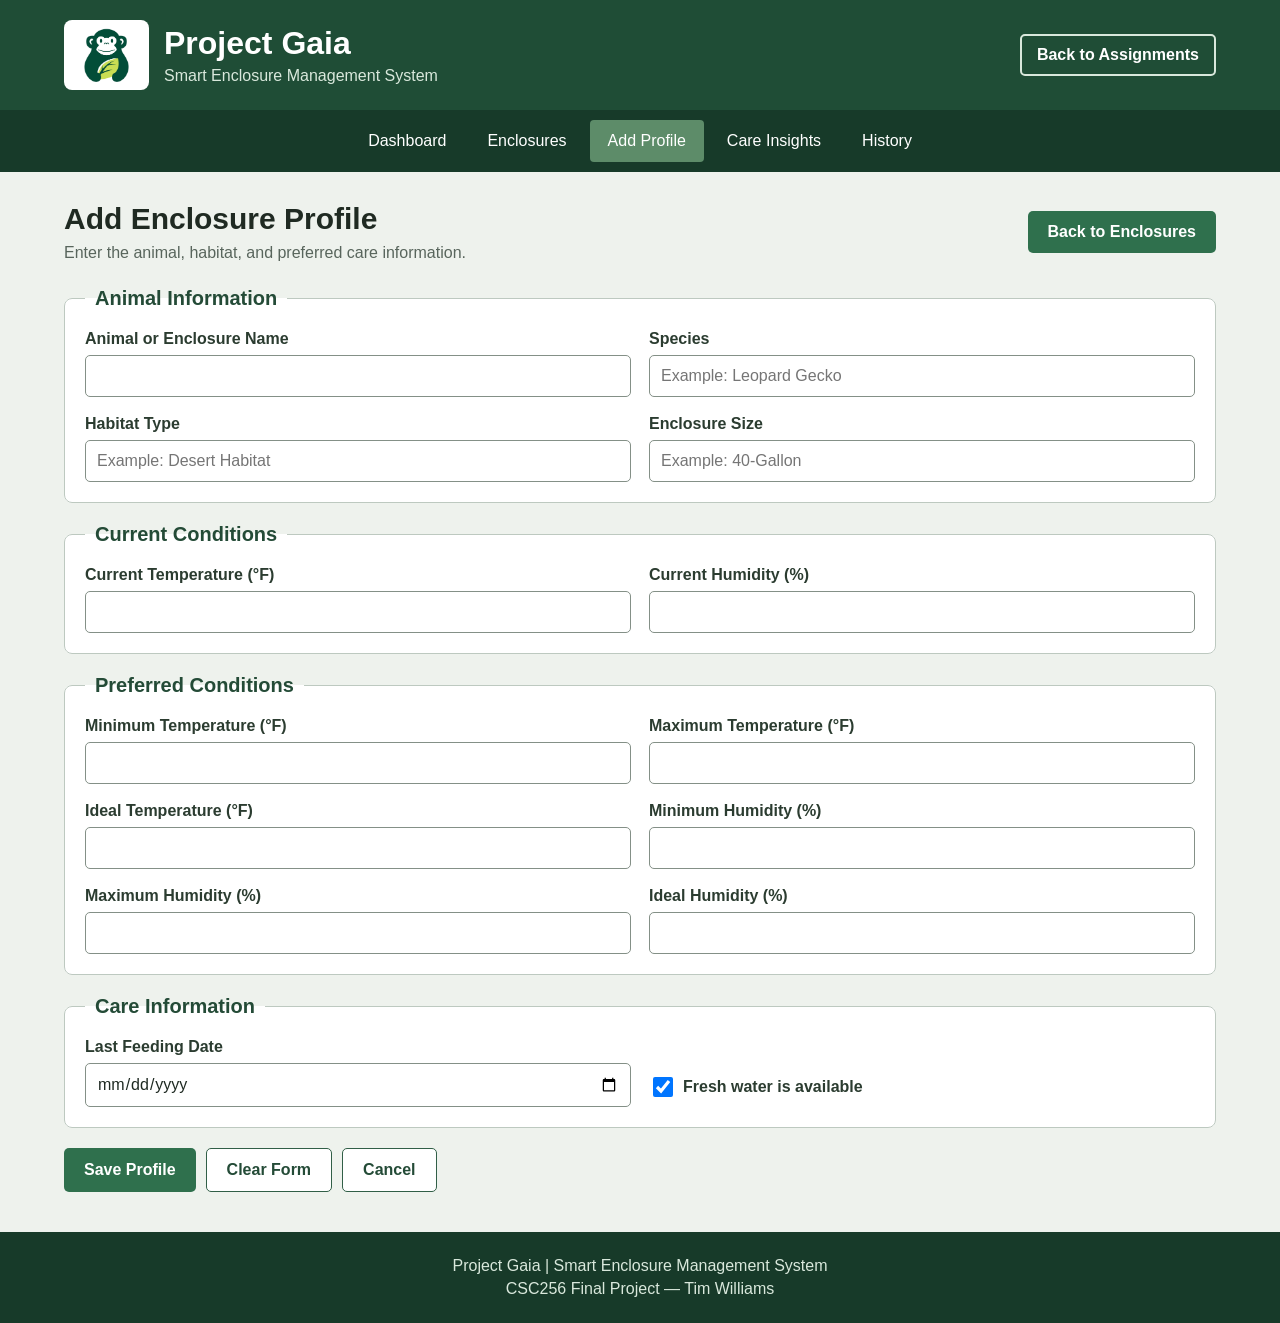
<file: 6.2/profile.html>
<!DOCTYPE html>
<html lang="en">

<head>
    <meta charset="UTF-8">

    <meta
        name="viewport"
        content="width=device-width, initial-scale=1.0">

    <title>Add Enclosure | Project Gaia</title>

    <link rel="stylesheet" href="style.css">
</head>

<body>
    <header class="site-header">
        <div class="logo-area">
            <!-- Space monkey with leaf logo will go here later. -->
        <img
            class="gaia-logo"
            src="images/gaia-image.jpg"
            alt="Project Gaia logo">

            <div>
                <h1>Project Gaia</h1>
                <p>Smart Enclosure Management System</p>
            </div>
        </div>

        <a class="course-link" href="../index.html">
            Back to Assignments
        </a>
    </header>

    <nav class="main-navigation">
        <a href="index.html">
            Dashboard
        </a>

        <a href="enclosures.html">
            Enclosures
        </a>

        <a class="active" href="profile.html">
            Add Profile
        </a>

        <a href="insights.html">
            Care Insights
        </a>

        <a href="history.html">
            History
        </a>
    </nav>

    <main>
        <section class="page-heading">
            <div>
                <h2 id="formTitle">
                    Add Enclosure Profile
                </h2>

                <p id="formDescription">
                    Enter the animal, habitat, and preferred care
                    information.
                </p>
            </div>

            <a class="primary-button" href="enclosures.html">
                Back to Enclosures
            </a>
        </section>

        <form id="profileForm">
            <fieldset class="form-section">
                <legend>Animal Information</legend>

                <div class="form-grid">
                    <div class="form-group">
                        <label for="animalName">
                            Animal or Enclosure Name
                        </label>

                        <input
                            id="animalName"
                            name="animalName"
                            type="text"
                            required>
                    </div>

                    <div class="form-group">
                        <label for="species">
                            Species
                        </label>

                        <input
                            id="species"
                            name="species"
                            type="text"
                            placeholder="Example: Leopard Gecko"
                            required>
                    </div>

                    <div class="form-group">
                        <label for="habitatType">
                            Habitat Type
                        </label>

                        <input
                            id="habitatType"
                            name="habitatType"
                            type="text"
                            placeholder="Example: Desert Habitat"
                            required>
                    </div>

                    <div class="form-group">
                        <label for="enclosureSize">
                            Enclosure Size
                        </label>

                        <input
                            id="enclosureSize"
                            name="enclosureSize"
                            type="text"
                            placeholder="Example: 40-Gallon"
                            required>
                    </div>
                </div>
            </fieldset>

            <fieldset class="form-section">
                <legend>Current Conditions</legend>

                <div class="form-grid">
                    <div class="form-group">
                        <label for="currentTemperature">
                            Current Temperature (°F)
                        </label>

                        <input
                            id="currentTemperature"
                            name="currentTemperature"
                            type="number"
                            min="0"
                            max="150"
                            step="0.1"
                            required>
                    </div>

                    <div class="form-group">
                        <label for="currentHumidity">
                            Current Humidity (%)
                        </label>

                        <input
                            id="currentHumidity"
                            name="currentHumidity"
                            type="number"
                            min="0"
                            max="100"
                            step="0.1"
                            required>
                    </div>
                </div>
            </fieldset>

            <fieldset class="form-section">
                <legend>Preferred Conditions</legend>

                <div class="form-grid">
                    <div class="form-group">
                        <label for="minimumTemperature">
                            Minimum Temperature (°F)
                        </label>

                        <input
                            id="minimumTemperature"
                            name="minimumTemperature"
                            type="number"
                            min="0"
                            max="150"
                            step="0.1"
                            required>
                    </div>

                    <div class="form-group">
                        <label for="maximumTemperature">
                            Maximum Temperature (°F)
                        </label>

                        <input
                            id="maximumTemperature"
                            name="maximumTemperature"
                            type="number"
                            min="0"
                            max="150"
                            step="0.1"
                            required>
                    </div>

                    <div class="form-group">
                        <label for="idealTemperature">
                            Ideal Temperature (°F)
                        </label>

                        <input
                            id="idealTemperature"
                            name="idealTemperature"
                            type="number"
                            min="0"
                            max="150"
                            step="0.1"
                            required>
                    </div>

                    <div class="form-group">
                        <label for="minimumHumidity">
                            Minimum Humidity (%)
                        </label>

                        <input
                            id="minimumHumidity"
                            name="minimumHumidity"
                            type="number"
                            min="0"
                            max="100"
                            step="0.1"
                            required>
                    </div>

                    <div class="form-group">
                        <label for="maximumHumidity">
                            Maximum Humidity (%)
                        </label>

                        <input
                            id="maximumHumidity"
                            name="maximumHumidity"
                            type="number"
                            min="0"
                            max="100"
                            step="0.1"
                            required>
                    </div>

                    <div class="form-group">
                        <label for="idealHumidity">
                            Ideal Humidity (%)
                        </label>

                        <input
                            id="idealHumidity"
                            name="idealHumidity"
                            type="number"
                            min="0"
                            max="100"
                            step="0.1"
                            required>
                    </div>
                </div>
            </fieldset>

            <fieldset class="form-section">
                <legend>Care Information</legend>

                <div class="form-grid">
                    <div class="form-group">
                        <label for="lastFeeding">
                            Last Feeding Date
                        </label>

                        <input
                            id="lastFeeding"
                            name="lastFeeding"
                            type="date">
                    </div>

                    <div class="form-group checkbox-group">
                        <input
                            id="waterAvailable"
                            name="waterAvailable"
                            type="checkbox"
                            checked>

                        <label for="waterAvailable">
                            Fresh water is available
                        </label>
                    </div>
                </div>
            </fieldset>

            <p id="formMessage" class="form-message"></p>

            <div class="form-buttons">
                <button
                    class="primary-button"
                    type="submit">
                    Save Profile
                </button>

                <button
                    class="secondary-button"
                    type="reset">
                    Clear Form
                </button>

                <a
                    class="secondary-button"
                    href="enclosures.html">
                    Cancel
                </a>
            </div>
        </form>
    </main>

    <footer>
        <p>
            Project Gaia | Smart Enclosure Management System
        </p>

        <p>
            CSC256 Final Project — Tim Williams
        </p>
    </footer>

    <script src="profile.js"></script>
</body>

</html>
</file>
<file: 1.2/main.css>
body {
    font-family: Georgia, serif;
    background-color: #cfe2ff;
    margin: 0;
    min-height: 100vh;

    display: flex;
    justify-content: center;
    align-items: center;
}

.student-card {
    width: 90%;
    max-width: 500px;
    padding: 30px;

    background-color: #eaf2ff;
    border: 3px solid #2563eb;
    border-radius: 15px;

    box-shadow: 0 6px 16px rgba(30, 64, 175, 0.2);
}

h1 {
    color: #1e3a8a;
    text-align: center;
    margin-top: 0;
}

p {
    font-size: 18px;
    line-height: 1.6;
    color: #1e40af;
}

strong {
    color: #1e3a8a;
}

.back-button {
    display: block;
    width: 200px;
    margin: 25px auto 0;
    padding: 10px;

    background-color: #2563eb;
    color: white;

    text-align: center;
    text-decoration: none;
    border: 2px solid #1d4ed8;
    border-radius: 6px;
}

.back-button:hover {
    background-color: #1d4ed8;
}
</file>
<file: 2.1/main.css>
body {
    font-family: "Trebuchet MS", sans-serif;
    background-color: #dfe8d5;
    margin: 0;
    min-height: 100vh;

    display: flex;
    justify-content: center;
    align-items: center;
}

.slideshow-card {
    width: 90%;
    max-width: 700px;
    padding: 30px;

    background-color: #f7f3e8;
    border: 3px solid #657a4e;
    border-radius: 14px;

    text-align: center;
    box-shadow: 0 6px 16px rgba(58, 73, 45, 0.25);
}

h1 {
    color: #40552f;
    margin-top: 0;
}

h2 {
    color: #596f3f;
}

#isopodImage {
    display: block;
    width: 100%;
    max-width: 600px;
    height: 400px;
    margin: 0 auto;

    object-fit: cover;
    border: 3px solid #8a6d4b;
    border-radius: 10px;
}

#isopodDescription {
    color: #4f493f;
    font-size: 17px;
    line-height: 1.5;
    min-height: 50px;
}

.button-row {
    margin-top: 20px;
}

button,
.back-button {
    display: inline-block;
    padding: 10px 20px;
    margin: 5px;

    background-color: #657a4e;
    color: white;

    border: 2px solid #40552f;
    border-radius: 6px;

    font-family: "Trebuchet MS", sans-serif;
    font-size: 16px;
    text-decoration: none;
    cursor: pointer;
}

button:hover,
.back-button:hover {
    background-color: #40552f;
}

.back-button {
    margin-top: 25px;
}

@media (max-width: 600px) {
    body {
        align-items: flex-start;
        padding: 20px 0;
    }

    .slideshow-card {
        width: 85%;
        padding: 20px;
    }

    #isopodImage {
        height: 275px;
    }
}
</file>
<file: 3.1/style.css>
body {
    font-family: Verdana, Arial, sans-serif;
    background-color: #dbeafe;
    color: #12355b;
    text-align: center;
    margin: 0;
}

main {
    width: 500px;
    margin: 50px auto;
    padding: 25px;
    background-color: #ffffff;
    border: 2px solid #4682b4;
    border-radius: 15px;
}

h1 {
    color: #174a7e;
}

label {
    display: block;
    margin-bottom: 8px;
    font-weight: bold;
}

input {
    padding: 10px;
    border: 2px solid #6b9ac4;
    border-radius: 8px;
    margin-bottom: 10px;
}

button {
    padding: 10px 15px;
    margin: 5px;
    background-color: #2f6fa5;
    color: white;
    border: none;
    border-radius: 12px;
    font-family: Verdana, Arial, sans-serif;
    cursor: pointer;
}

button:hover {
    background-color: #174a7e;
}

#movieOutput {
    margin-top: 20px;
    color: #12355b;
}

.back-button {
    display: block;
    width: 180px;
    margin: 25px auto 0;
    padding: 10px;
    background-color: #2f6fa5;
    color: white;
    text-align: center;
    text-decoration: none;
    border-radius: 12px;
}

.back-button:hover {
    background-color: #174a7e;
}
</file>
<file: 4.1/style.css>
body {
    font-family: "Trebuchet MS", Arial, sans-serif;
    background-color: #cfe8f7;
    color: #16324f;
    text-align: center;
    margin: 0;
}

main {
    width: 500px;
    margin: 50px auto;
    padding: 0 0 25px 0;
    background-color: #ffffff;
    border: 3px solid #245b86;
    border-radius: 18px;
    overflow: hidden;
}

h1 {
    background-color: #245b86;
    color: white;
    margin: 0 0 20px 0;
    padding: 20px;
}

form {
    display: flex;
    flex-direction: column;
    align-items: center;
}

label {
    width: 270px;
    margin-top: 10px;
    margin-bottom: 5px;
    text-align: left;
    font-weight: bold;
    color: #1e4d73;
}

input {
    width: 250px;
    padding: 10px;
    border: 2px solid #74a9cf;
    border-radius: 10px;
    background-color: #eef7fc;
    font-family: "Trebuchet MS", Arial, sans-serif;
}

input:focus {
    border-color: #245b86;
    outline: none;
    background-color: white;
}

button {
    padding: 11px 25px;
    margin-top: 18px;
    background-color: #3d7ea6;
    color: white;
    border: none;
    border-radius: 20px;
    font-family: "Trebuchet MS", Arial, sans-serif;
    font-size: 16px;
    cursor: pointer;
}

button:hover {
    background-color: #245b86;
}

#gameOutput {
    width: 270px;
    margin: 25px auto 0;
    padding: 15px;
    background-color: #e1f0f8;
    border: 2px solid #74a9cf;
    border-radius: 12px;
    text-align: left;
    line-height: 1.8;
}

.back-button {
    display: block;
    width: 180px;
    margin: 25px auto 0;
    padding: 10px;
    background-color: #245b86;
    color: white;
    text-align: center;
    text-decoration: none;
    border-radius: 20px;
}

.back-button:hover {
    background-color: #16324f;
}
</file>
<file: 5.1/style.css>
* {
    box-sizing: border-box;
}

body {
    margin: 0;
    min-height: 100vh;
    background-color: #bdbdbd;
    font-family: Arial, sans-serif;
    text-align: center;
    color: #111111;
}

main {
    width: 90%;
    max-width: 700px;
    margin: 30px auto;
}

h1 {
    margin-bottom: 15px;
}

#colorChoice {
    max-width: 560px;
    margin: 15px auto;
    padding: 15px;
    background-color: #9e9e9e;
    border: 3px solid #222222;
    border-radius: 8px;
}

#colorChoice h2 {
    margin-top: 0;
}

#colorChoice p {
    margin-bottom: 0;
}

#message {
    min-height: 24px;
    font-size: 1.2rem;
    font-weight: bold;
}

.board {
    display: grid;
    grid-template-columns: repeat(8, 1fr);
    width: min(88vw, 560px);
    aspect-ratio: 1 / 1;
    margin: 20px auto;
    border: 8px solid #111111;
}

.square {
    display: flex;
    align-items: center;
    justify-content: center;
}

.light {
    background-color: #9e9e9e;
}

.dark {
    background-color: #222222;
    cursor: pointer;
}

.piece {
    display: flex;
    align-items: center;
    justify-content: center;
    width: 72%;
    height: 72%;
    border: 3px solid #000000;
    border-radius: 50%;
    box-shadow: inset 0 0 0 4px #707070;
}

.red-piece {
    background-color: #c62828;
}

.black-piece {
    background-color: #111111;
}

.selected {
    outline: 5px solid #707070;
    outline-offset: -5px;
}

.possible-move {
    box-shadow: inset 0 0 0 6px #707070;
}

.king::after {
    content: "K";
    font-size: clamp(18px, 5vw, 34px);
    font-weight: bold;
}

.red-piece.king::after {
    color: #111111;
}

.black-piece.king::after {
    color: #9e9e9e;
}

button {
    margin: 5px;
    padding: 10px 20px;
    border: 2px solid #111111;
    border-radius: 5px;
    background-color: #222222;
    color: #bdbdbd;
    font-size: 1rem;
    cursor: pointer;
}

button:hover {
    background-color: #444444;
}

#resetButton {
    display: none;
}

.instructions {
    max-width: 560px;
    margin: 25px auto 0;
    padding: 12px 20px;
    background-color: #9e9e9e;
    border-radius: 8px;
}

.instructions h2 {
    margin-bottom: 8px;
}

.instructions p {
    margin: 6px 0;
}

.hidden {
    display: none;
}
.back-button {
    display: inline-block;
    margin-bottom: 10px;
    padding: 10px 16px;
    border: 2px solid #111111;
    border-radius: 5px;
    background-color: #222222;
    color: #bdbdbd;
    font-weight: bold;
    text-decoration: none;
}

.back-button:hover {
    background-color: #444444;
}
</file>
<file: 6.2/style.css>
* {
    box-sizing: border-box;
}

body {
    margin: 0;
    background-color: #eef2ed;
    color: #1f2a22;
    font-family: Arial, sans-serif;
}

/* Header */

.site-header {
    display: flex;
    align-items: center;
    justify-content: space-between;
    gap: 20px;
    padding: 20px 5%;
    background-color: #1f4d36;
    color: white;
}

.logo-area {
    display: flex;
    align-items: center;
    gap: 15px;
}

/*
.logo-placeholder {
    display: flex;
    align-items: center;
    justify-content: center;
    width: 85px;
    height: 70px;
    border: 2px dashed #c5d8ca;
    border-radius: 8px;
    color: #c5d8ca;
    font-size: 13px;
    text-align: center;
}
*/

.gaia-logo {
    width: 85px;
    height: 70px;
    border-radius: 8px;
    object-fit: cover;
}

.site-header h1 {
    margin: 0 0 5px;
    font-size: 32px;
}

.site-header p {
    margin: 0;
    color: #d9e8dc;
}

.course-link {
    padding: 10px 15px;
    border: 2px solid #d9e8dc;
    border-radius: 5px;
    color: white;
    font-weight: bold;
    text-decoration: none;
}

.course-link:hover {
    background-color: #d9e8dc;
    color: #1f4d36;
}

/* Navigation */

.main-navigation {
    display: flex;
    justify-content: center;
    flex-wrap: wrap;
    gap: 5px;
    padding: 10px;
    background-color: #173a29;
}

.main-navigation a {
    padding: 12px 18px;
    border-radius: 4px;
    color: white;
    text-decoration: none;
}

.main-navigation a:hover {
    background-color: #386c50;
}

.main-navigation .active {
    background-color: #5d8c69;
}

/* Main content */

main {
    width: 90%;
    max-width: 1200px;
    margin: 30px auto;
}

.page-heading {
    display: flex;
    align-items: center;
    justify-content: space-between;
    gap: 20px;
    margin-bottom: 25px;
}

.page-heading h2 {
    margin: 0 0 8px;
    font-size: 30px;
}

.page-heading p {
    margin: 0;
    color: #58655c;
}

.primary-button {
    display: inline-block;
    padding: 12px 20px;
    border-radius: 5px;
    background-color: #2f704d;
    color: white;
    font-weight: bold;
    text-decoration: none;
}

.primary-button:hover {
    background-color: #245a3d;
}

/* Dashboard layout */

.dashboard-layout {
    display: grid;
    grid-template-columns: 3fr 1fr;
    gap: 20px;
    margin-bottom: 20px;
}

.content-panel {
    padding: 20px;
    border: 1px solid #bdc9c0;
    border-radius: 8px;
    background-color: white;
}

.section-heading {
    margin-bottom: 18px;
}

.section-heading h2 {
    margin: 0 0 6px;
}

.section-heading p {
    margin: 0;
    color: #647168;
}

/* Enclosure cards */

.enclosure-grid {
    display: grid;
    grid-template-columns: repeat(3, 1fr);
    gap: 15px;
}

.enclosure-card {
    padding: 15px;
    border: 1px solid #bec9c1;
    border-radius: 8px;
    background-color: #f5f7f5;
}

.animal-image-placeholder {
    display: flex;
    align-items: center;
    justify-content: center;
    height: 110px;
    border: 2px dashed #8a978e;
    border-radius: 5px;
    background-color: #e2e8e3;
    color: #68756c;
}

.enclosure-card h3 {
    margin: 14px 0 5px;
    font-size: 21px;
}

.enclosure-card p {
    margin: 5px 0;
}

.select-button {
    width: 100%;
    margin-top: 12px;
    padding: 10px;
    border: none;
    border-radius: 5px;
    background-color: #315f47;
    color: white;
    font-size: 16px;
    cursor: pointer;
}

.select-button:hover {
    background-color: #244b37;
}

/* Quick actions */

.quick-actions {
    display: flex;
    flex-direction: column;
    gap: 10px;
    padding: 20px;
    border-radius: 8px;
    background-color: #dce8df;
}

.quick-actions h2 {
    margin: 0 0 8px;
}

.quick-actions a,
.quick-actions button {
    display: block;
    width: 100%;
    padding: 12px;
    border: 1px solid #315f47;
    border-radius: 5px;
    background-color: white;
    color: #244b37;
    font-family: Arial, sans-serif;
    font-size: 16px;
    text-align: center;
    text-decoration: none;
    cursor: pointer;
}

.quick-actions a:hover,
.quick-actions button:hover {
    background-color: #315f47;
    color: white;
}

/* Selected enclosure */

.selected-summary {
    margin-bottom: 20px;
}

.status-grid {
    display: grid;
    grid-template-columns: repeat(3, 1fr);
    gap: 15px;
}

.status-card {
    padding: 20px;
    border-left: 6px solid #3e7a56;
    background-color: #edf3ee;
    text-align: center;
}

.status-card h3 {
    margin: 0 0 10px;
}

.status-card p {
    margin: 0;
    color: #28543b;
    font-size: 28px;
    font-weight: bold;
}

/* Alerts and history */

.lower-dashboard {
    display: grid;
    grid-template-columns: 1fr 1fr;
    gap: 20px;
}

.lower-dashboard h2 {
    margin-top: 0;
}

.lower-dashboard ul {
    min-height: 75px;
    padding-left: 22px;
}

.lower-dashboard li {
    margin-bottom: 8px;
}

.text-link {
    color: #276143;
    font-weight: bold;
}

.text-link:hover {
    color: #173a29;
}

/* Footer */

footer {
    margin-top: 40px;
    padding: 20px;
    background-color: #173a29;
    color: #d9e8dc;
    text-align: center;
}

footer p {
    margin: 5px 0;
}

/* Mobile layout */

@media screen and (max-width: 800px) {
    .site-header {
        flex-direction: column;
        text-align: center;
    }

    .logo-area {
        flex-direction: column;
    }

    .page-heading {
        flex-direction: column;
        align-items: flex-start;
    }

    .dashboard-layout {
        grid-template-columns: 1fr;
    }

    .enclosure-grid {
        grid-template-columns: 1fr;
    }

    .status-grid {
        grid-template-columns: 1fr;
    }

    .lower-dashboard {
        grid-template-columns: 1fr;
    }

    .primary-button {
        width: 100%;
        text-align: center;
    }
}
/* Enclosure profile form */

#profileForm {
    display: grid;
    gap: 20px;
}

.form-section {
    margin: 0;
    padding: 20px;
    border: 1px solid #bdc9c0;
    border-radius: 8px;
    background-color: white;
}

.form-section legend {
    padding: 0 10px;
    color: #244b37;
    font-size: 20px;
    font-weight: bold;
}

.form-grid {
    display: grid;
    grid-template-columns: repeat(2, 1fr);
    gap: 18px;
}

.form-group {
    display: flex;
    flex-direction: column;
    gap: 7px;
}

.form-group label {
    color: #2b3c30;
    font-weight: bold;
}

.form-group input,
.form-group select,
.form-group textarea {
    width: 100%;
    padding: 11px;
    border: 1px solid #849087;
    border-radius: 5px;
    background-color: white;
    color: #1f2a22;
    font-family: Arial, sans-serif;
    font-size: 16px;
}

.form-group input:focus,
.form-group select:focus,
.form-group textarea:focus {
    border-color: #2f704d;
    outline: 2px solid #b6d1bf;
}

.checkbox-group {
    flex-direction: row;
    align-items: center;
    padding-top: 29px;
}

.checkbox-group input {
    width: 20px;
    height: 20px;
}

.form-message {
    display: none;
    margin: 0;
    padding: 12px;
    border: 1px solid #3e7a56;
    border-radius: 5px;
    background-color: #dce8df;
    color: #1f4d36;
    font-weight: bold;
}

.form-buttons {
    display: flex;
    flex-wrap: wrap;
    gap: 10px;
}

.form-buttons button {
    font-family: Arial, sans-serif;
    font-size: 16px;
    cursor: pointer;
}

.form-buttons .primary-button {
    border: none;
}

.secondary-button {
    display: inline-block;
    padding: 12px 20px;
    border: 1px solid #315f47;
    border-radius: 5px;
    background-color: white;
    color: #244b37;
    font-weight: bold;
    text-align: center;
    text-decoration: none;
    cursor: pointer;
}

.secondary-button:hover {
    background-color: #dce8df;
}

/* Mobile form layout */

@media screen and (max-width: 800px) {
    .form-grid {
        grid-template-columns: 1fr;
    }

    .checkbox-group {
        padding-top: 0;
    }

    .form-buttons {
        flex-direction: column;
    }

    .form-buttons .primary-button,
    .form-buttons .secondary-button {
        width: 100%;
    }
}
/* Session history table */

.table-container {
    width: 100%;
    overflow-x: auto;
}

.history-table {
    width: 100%;
    border-collapse: collapse;
}

.history-table th,
.history-table td {
    padding: 12px;
    border-bottom: 1px solid #bdc9c0;
    text-align: left;
}

.history-table th {
    background-color: #315f47;
    color: white;
}

.history-table tbody tr:nth-child(even) {
    background-color: #edf3ee;
}

.history-table tbody tr:hover {
    background-color: #dce8df;
}

#emptyHistoryMessage {
    padding: 20px;
    border: 1px dashed #849087;
    border-radius: 5px;
    background-color: #f5f7f5;
    color: #58655c;
    text-align: center;
}

#clearHistoryButton {
    font-family: Arial, sans-serif;
    font-size: 16px;
}

/* Mobile history table */

@media screen and (max-width: 800px) {
    .history-table {
        min-width: 700px;
    }
}
/* Animal profile images */

.animal-image {
    display: block;
    width: 100%;
    height: 180px;
    border-radius: 5px;
    object-fit: cover;
    object-position: center;
}
</file>
